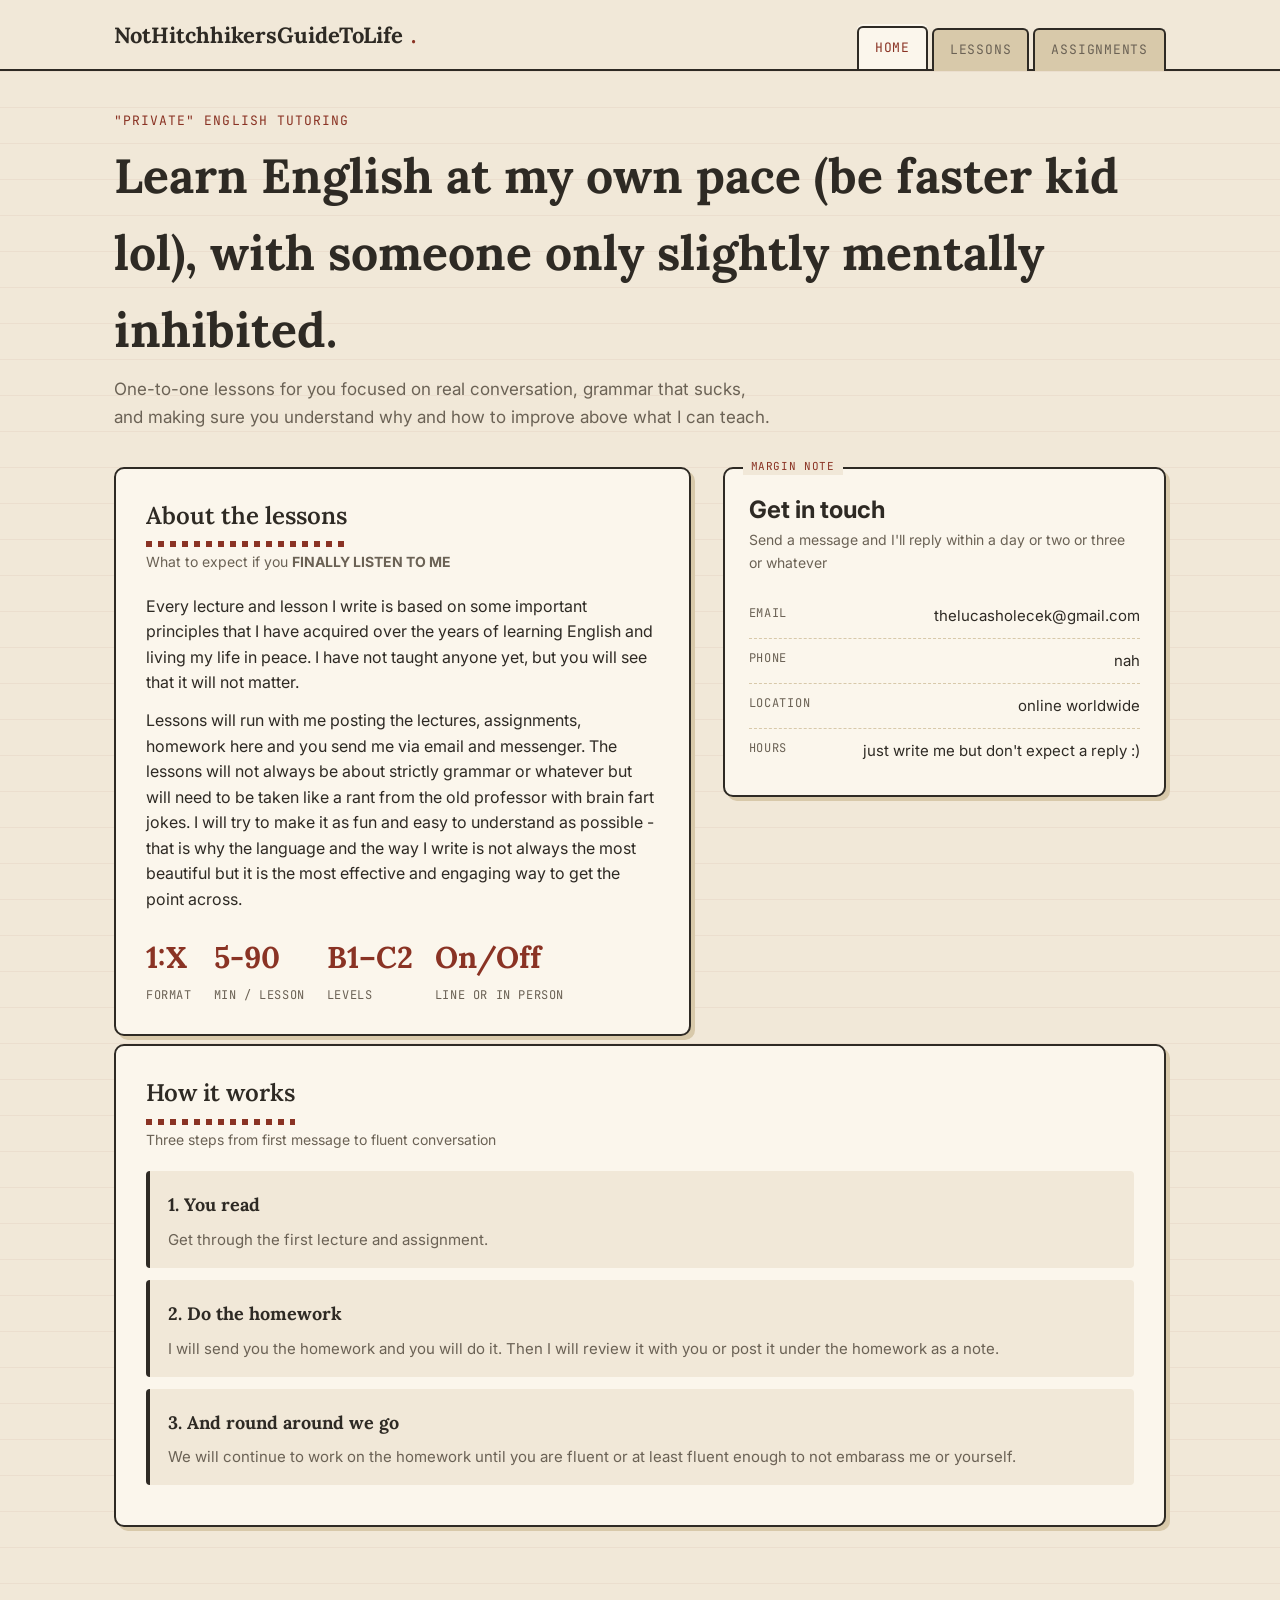
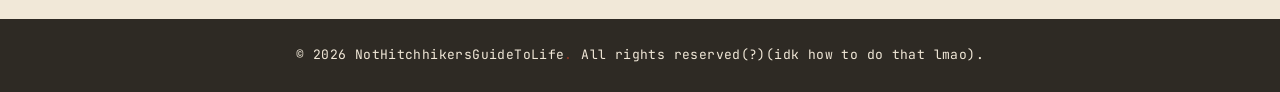
<file: index.html>
<!DOCTYPE html>
<html lang="en">
<head>
    <meta charset="UTF-8">
    <meta name="viewport" content="width=device-width, initial-scale=1.0">
    <title>NotHitchhikersGuideToLife — Home</title>
    <link rel="stylesheet" href="styles.css?v=2">
</head>
<body>
    <header>
        <nav>
            <div class="logo">NotHitchhikersGuideToLife<span class="dot">.</span></div>
            <ul>
                <li><a href="index.html" class="active">Home</a></li>
                <li><a href="lessons.html">Lessons</a></li>
                <li><a href="assignments.html">Assignments</a></li>
            </ul>
        </nav>
    </header>

    <div class="container">
        <span class="page-kicker">"Private" English tutoring</span>
        <h1 class="page-title">Learn English at my own pace (be faster kid lol), with someone only slightly mentally inhibited.</h1>
        <p class="page-lede">One-to-one lessons for you focused on real conversation, grammar that sucks, and making sure you understand why and how to improve above what I can teach.</p>

        <div class="hero">
            <div class="section" style="margin-bottom:0;">
                <h2>About the lessons</h2>
                <p class="section-sub">What to expect if you <b>FINALLY LISTEN TO ME</b></p>
                <p style="margin-bottom:12px;">Every lecture and lesson I write is based on some important principles
                    that I have acquired over the years of learning English and living my life in peace. 
                    I have not taught anyone yet, but you will see that it will not matter.</p>
                </p>
                <p style="margin-bottom:12px;">Lessons will run with me posting the lectures, assignments, homework here and you send me via email and messenger.
                        The lessons will not always be about strictly grammar or whatever but will need to be taken like a rant from the old professor with brain fart jokes.
                        I will try to make it as fun and easy to understand as possible - that is why the language and the way I write is not always the most beautiful but it is the most effective and engaging way to get the point across.                </p>

                <div class="stat-row">
                    <div class="stat"><span class="num">1:X</span><span class="label">Format</span></div>
                    <div class="stat"><span class="num">5-90</span><span class="label">Min / lesson</span></div>
                    <div class="stat"><span class="num">B1–C2</span><span class="label">Levels</span></div>
                    <div class="stat"><span class="num">On/Off</span><span class="label">Line or in person</span></div>
                </div>
            </div>

            <div class="hero-note">
                <h2>Get in touch</h2>
                <p class="section-sub">Send a message and I'll reply within a day or two or three or whatever</p>
                <ul class="contact-list">
                    <li><span class="label">Email</span><span>thelucasholecek@gmail.com</span></li>
                    <li><span class="label">Phone</span><span>nah</span></li>
                    <li><span class="label">Location</span><span>online worldwide</span></li>
                    <li><span class="label">Hours</span><span>just write me but don't expect a reply :)</span></li>
                </ul>
            </div>
        </div>

        <div class="section">
            <h2>How it works</h2>
            <p class="section-sub">Three steps from first message to fluent conversation</p>
            <div class="lesson-item">
                <h3>1. You read</h3>
                <p>Get through the first lecture and assignment.</p>
            </div>
            <div class="lesson-item">
                <h3>2. Do the homework</h3>
                <p>I will send you the homework and you will do it. Then I will review it with you or post it under the homework as a note.</p>
            </div>
            <div class="lesson-item">
                <h3>3. And round around we go</h3>
                <p>We will continue to work on the homework until you are fluent or at least fluent enough to not embarass me or yourself.</p>
            </div>
        </div>
    </div>

    <footer>
        <p>&copy; 2026 NotHitchhikersGuideToLife<span class="dot">.</span> All rights reserved(?)(idk how to do that lmao).</p>
    </footer>
</body>
</html>
</file>
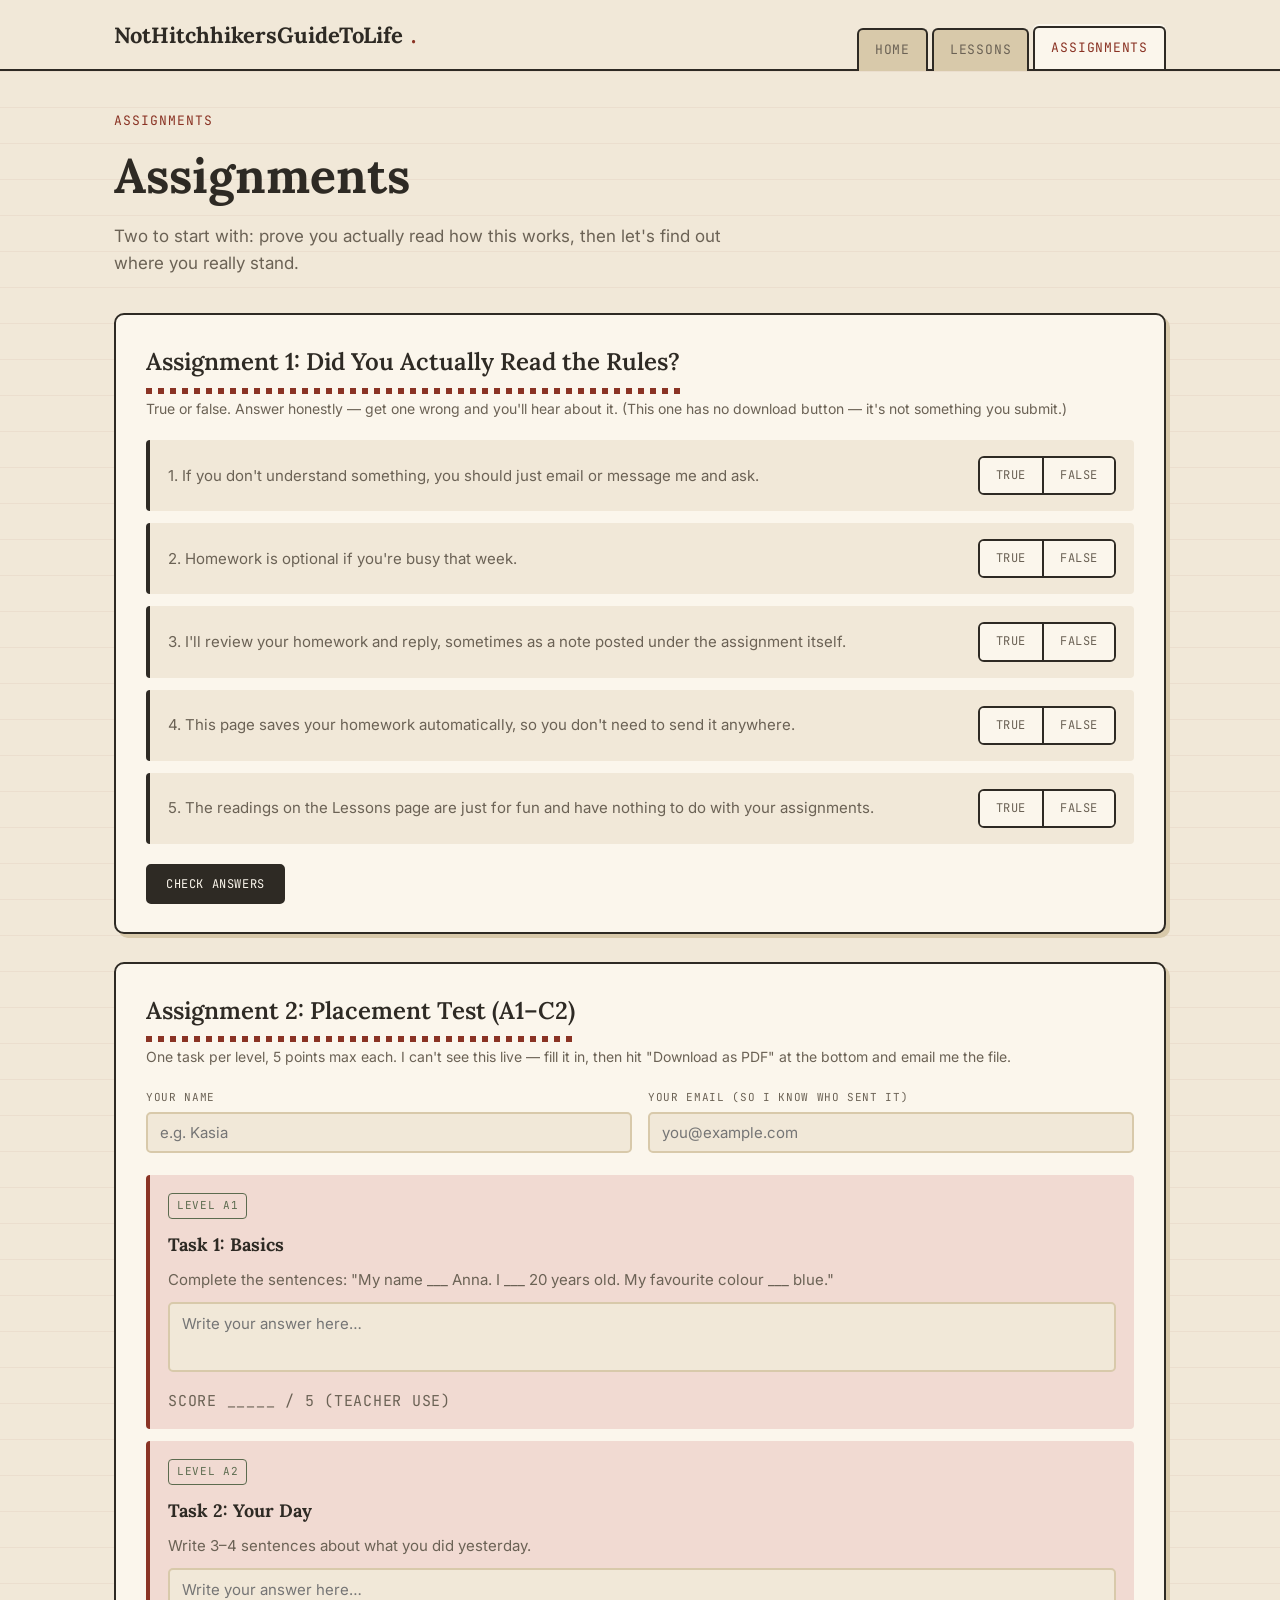
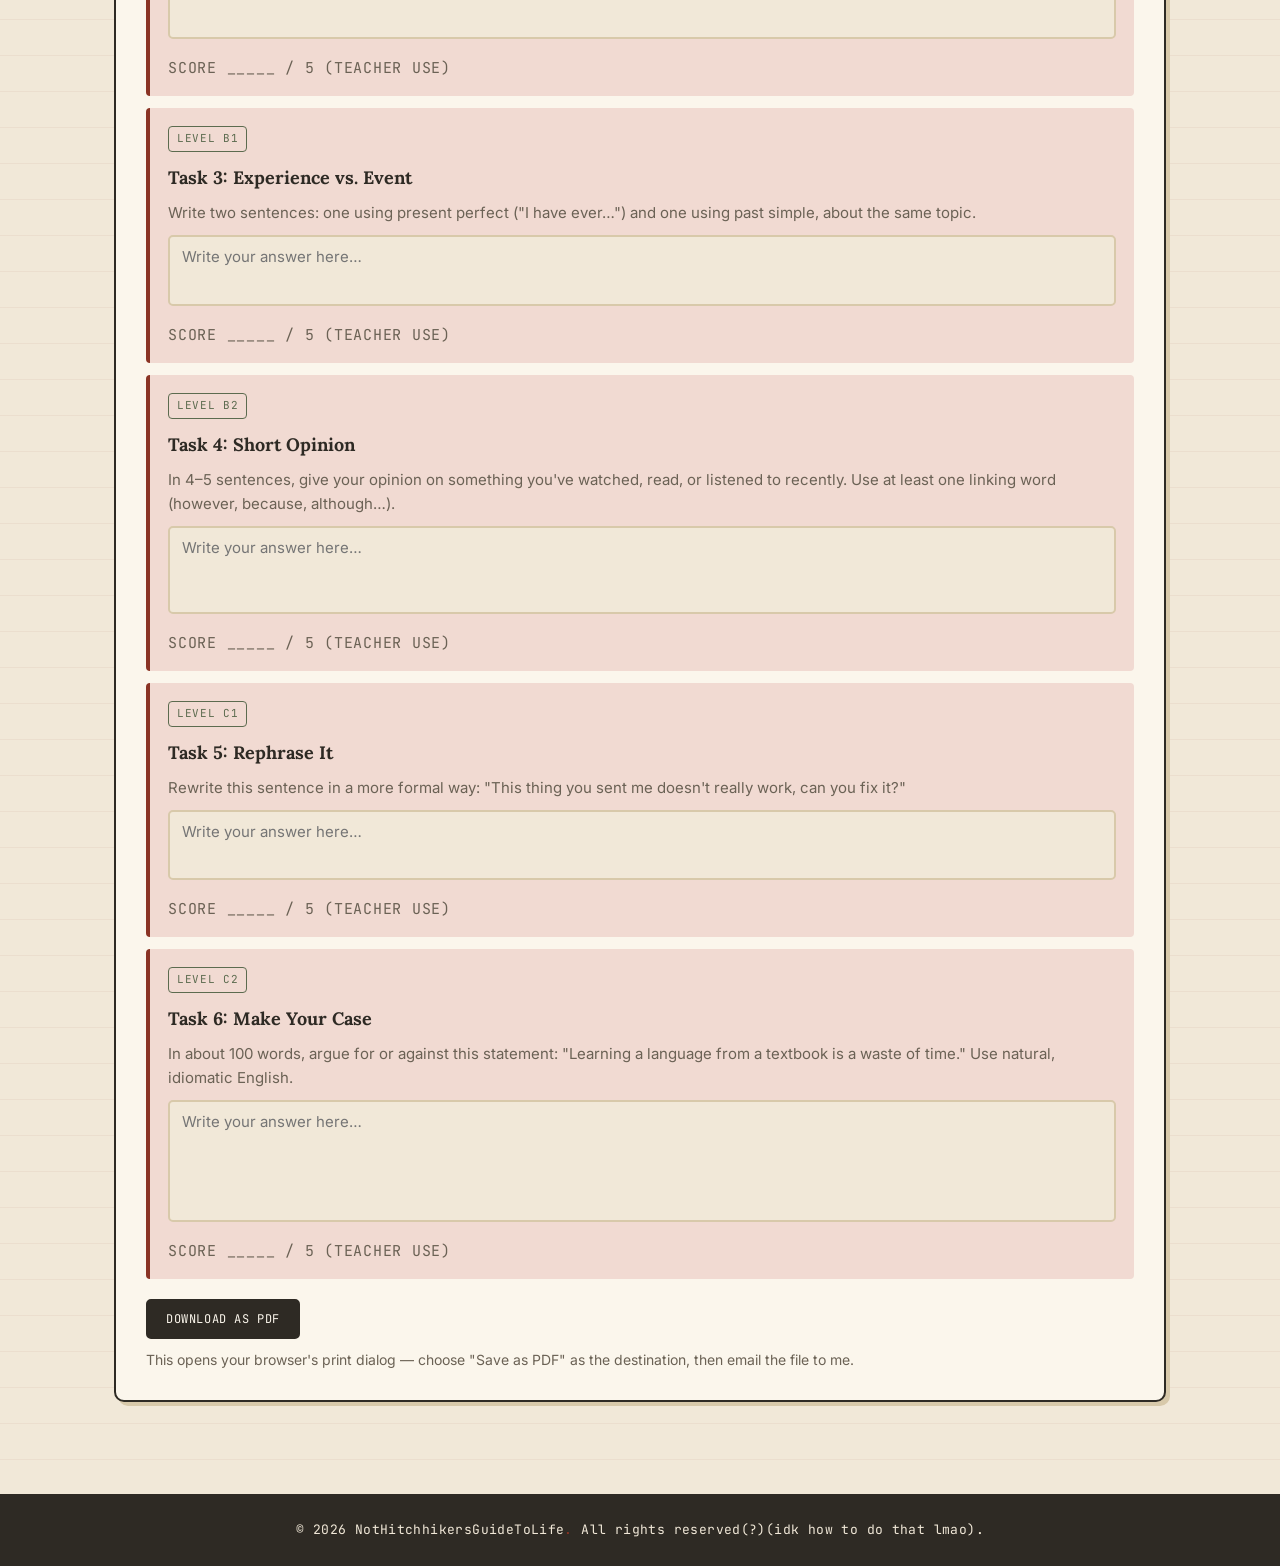
<file: assignments.html>
<!DOCTYPE html>
<html lang="en">
<head>
    <meta charset="UTF-8">
    <meta name="viewport" content="width=device-width, initial-scale=1.0">
    <title>NotHitchhikersGuideToLife — Assignments</title>
    <link rel="stylesheet" href="styles.css?v=2">
</head>
<body>
    <!--
        HOW THIS PAGE WORKS (no backend, no database — read this before editing)
        ===========================================================================
        Everything here runs in the student's own browser. Nothing gets sent
        to you automatically — there's no server to receive it.

        ASSIGNMENT 1 (True/False):
        Pure JS check, purely for instant feedback. Answers live in the
        `data-correct="true|false"` attribute on each .tf-item. Clicking
        "Check Answers" compares selections to those attributes and opens
        the modal at the bottom of the page — the "wrong answer" messages
        are the SARCASTIC_LINES array in the <script>, edit freely.
        Nothing here is emailed anywhere; it's just a comprehension gate.

        ASSIGNMENT 2 (Placement test, A1–C2):
        Since there's no backend, you can't see what a student typed until
        they send it to you. So instead: the student fills in the textareas,
        then hits "Download as PDF" — that button just calls window.print().
        Their browser's print dialog lets them pick "Save as PDF" as the
        destination — that's the actual PDF, no library needed.

        SCOPED PRINTING — no manual tagging needed for new assignments:
        Every "Download as PDF" button has a `data-download-pdf` attribute.
        A single delegated click handler (bottom of this file) finds the
        .section that button lives in, marks ONLY that section with a
        `print-target` class, adds `print-mode` to <body>, then calls
        window.print(). The CSS in styles.css (@media print) hides every
        other direct child of .container automatically. So: to add
        Assignment 3 later, just build a new `<div class="section">…</div>`
        with its own textareas and a button like
            <button class="btn no-print" data-download-pdf>Download as PDF</button>
        — printing scopes itself to that section with zero extra classes.

        AUTO-GROWING ANSWER BOXES:
        Every <textarea class="task-answer"> resizes itself as the student
        types (see the `autoGrow` script at the bottom) — no fixed `rows`
        needed, no scrollbars, no manual work per textarea. Just give any
        new answer box the same `task-answer` class and it's handled.
    -->
    <header>
        <nav>
            <div class="logo">NotHitchhikersGuideToLife<span class="dot">.</span></div>
            <ul>
                <li><a href="index.html">Home</a></li>
                <li><a href="lessons.html">Lessons</a></li>
                <li><a href="assignments.html" class="active">Assignments</a></li>
            </ul>
        </nav>
    </header>

    <div class="container">
        <span class="page-kicker">Assignments</span>
        <h1 class="page-title">Assignments</h1>
        <p class="page-lede">Two to start with: prove you actually read how this works, then let's find out where you really stand.</p>

        <!-- ===================== ASSIGNMENT 1 — TRUE/FALSE ===================== -->
        <div class="section">
            <h2>Assignment 1: Did You Actually Read the Rules?</h2>
            <p class="section-sub">True or false. Answer honestly — get one wrong and you'll hear about it. (This one has no download button — it's not something you submit.)</p>

            <div class="lesson-item tf-item" data-correct="true">
                <p>1. If you don't understand something, you should just email or message me and ask.</p>
                <div class="tf-toggle">
                    <span class="tf-option"><input type="radio" name="q1" id="q1-true" value="true"><label for="q1-true">True</label></span>
                    <span class="tf-option"><input type="radio" name="q1" id="q1-false" value="false"><label for="q1-false">False</label></span>
                </div>
            </div>

            <div class="lesson-item tf-item" data-correct="false">
                <p>2. Homework is optional if you're busy that week.</p>
                <div class="tf-toggle">
                    <span class="tf-option"><input type="radio" name="q2" id="q2-true" value="true"><label for="q2-true">True</label></span>
                    <span class="tf-option"><input type="radio" name="q2" id="q2-false" value="false"><label for="q2-false">False</label></span>
                </div>
            </div>

            <div class="lesson-item tf-item" data-correct="true">
                <p>3. I'll review your homework and reply, sometimes as a note posted under the assignment itself.</p>
                <div class="tf-toggle">
                    <span class="tf-option"><input type="radio" name="q3" id="q3-true" value="true"><label for="q3-true">True</label></span>
                    <span class="tf-option"><input type="radio" name="q3" id="q3-false" value="false"><label for="q3-false">False</label></span>
                </div>
            </div>

            <div class="lesson-item tf-item" data-correct="false">
                <p>4. This page saves your homework automatically, so you don't need to send it anywhere.</p>
                <div class="tf-toggle">
                    <span class="tf-option"><input type="radio" name="q4" id="q4-true" value="true"><label for="q4-true">True</label></span>
                    <span class="tf-option"><input type="radio" name="q4" id="q4-false" value="false"><label for="q4-false">False</label></span>
                </div>
            </div>

            <div class="lesson-item tf-item" data-correct="false">
                <p>5. The readings on the Lessons page are just for fun and have nothing to do with your assignments.</p>
                <div class="tf-toggle">
                    <span class="tf-option"><input type="radio" name="q5" id="q5-true" value="true"><label for="q5-true">True</label></span>
                    <span class="tf-option"><input type="radio" name="q5" id="q5-false" value="false"><label for="q5-false">False</label></span>
                </div>
            </div>

            <button class="btn" id="checkAnswers" style="margin-top:8px;">Check Answers</button>
        </div>

        <!-- ===================== ASSIGNMENT 2 — PLACEMENT TEST ===================== -->
        <div class="section">
            <h2>Assignment 2: Placement Test (A1–C2)</h2>
            <p class="section-sub">One task per level, 5 points max each. I can't see this live — fill it in, then hit "Download as PDF" at the bottom and email me the file.</p>

            <div class="field-row">
                <div class="field">
                    <label for="studentName">Your name</label>
                    <input type="text" id="studentName" placeholder="e.g. Kasia">
                </div>
                <div class="field">
                    <label for="studentEmail">Your email (so I know who sent it)</label>
                    <input type="email" id="studentEmail" placeholder="you@example.com">
                </div>
            </div>

            <div class="homework-item">
                <span class="tag level">Level A1</span>
                <h3>Task 1: Basics</h3>
                <p>Complete the sentences: "My name ___ Anna. I ___ 20 years old. My favourite colour ___ blue."</p>
                <textarea class="task-answer" rows="2" placeholder="Write your answer here…"></textarea>
                <p class="score-line">Score _____ / 5 (teacher use)</p>
            </div>

            <div class="homework-item">
                <span class="tag level">Level A2</span>
                <h3>Task 2: Your Day</h3>
                <p>Write 3–4 sentences about what you did yesterday.</p>
                <textarea class="task-answer" rows="3" placeholder="Write your answer here…"></textarea>
                <p class="score-line">Score _____ / 5 (teacher use)</p>
            </div>

            <div class="homework-item">
                <span class="tag level">Level B1</span>
                <h3>Task 3: Experience vs. Event</h3>
                <p>Write two sentences: one using present perfect ("I have ever…") and one using past simple, about the same topic.</p>
                <textarea class="task-answer" rows="3" placeholder="Write your answer here…"></textarea>
                <p class="score-line">Score _____ / 5 (teacher use)</p>
            </div>

            <div class="homework-item">
                <span class="tag level">Level B2</span>
                <h3>Task 4: Short Opinion</h3>
                <p>In 4–5 sentences, give your opinion on something you've watched, read, or listened to recently. Use at least one linking word (however, because, although…).</p>
                <textarea class="task-answer" rows="4" placeholder="Write your answer here…"></textarea>
                <p class="score-line">Score _____ / 5 (teacher use)</p>
            </div>

            <div class="homework-item">
                <span class="tag level">Level C1</span>
                <h3>Task 5: Rephrase It</h3>
                <p>Rewrite this sentence in a more formal way: "This thing you sent me doesn't really work, can you fix it?"</p>
                <textarea class="task-answer" rows="2" placeholder="Write your answer here…"></textarea>
                <p class="score-line">Score _____ / 5 (teacher use)</p>
            </div>

            <div class="homework-item">
                <span class="tag level">Level C2</span>
                <h3>Task 6: Make Your Case</h3>
                <p>In about 100 words, argue for or against this statement: "Learning a language from a textbook is a waste of time." Use natural, idiomatic English.</p>
                <textarea class="task-answer" rows="6" placeholder="Write your answer here…"></textarea>
                <p class="score-line">Score _____ / 5 (teacher use)</p>
            </div>

            <button class="btn no-print" data-download-pdf style="margin-top:8px;">Download as PDF</button>
            <p class="section-sub no-print" style="margin-top:10px; margin-bottom:0;">This opens your browser's print dialog — choose "Save as PDF" as the destination, then email the file to me.</p>
        </div>
    </div>

    <footer>
        <p>&copy; 2026 NotHitchhikersGuideToLife<span class="dot">.</span> All rights reserved(?)(idk how to do that lmao).</p>
    </footer>

    <!-- Result modal for Assignment 1 -->
    <div class="modal-overlay" id="resultModal">
        <div class="modal-card" id="resultCard">
            <h3 id="resultTitle">Result</h3>
            <p id="resultText">Message goes here.</p>
            <button class="btn" id="closeModal">Close</button>
        </div>
    </div>

    <script>
        // ---- Assignment 1: True/False check ----
        const SARCASTIC_LINES = [
            "bruh. Read it again.",
            "That's a bold guess. A wrong one, but bold.",
            "Close your eyes and try to remember what you just read.",
            "Nope. The rules didn't change since you read them ten seconds ago.",
            "I'm not mad, I'm just going to make you read it again."
        ];

        const GOOD_LINES = [
            "Look at that. You can follow instructions.",
            "Perfect score. On to the actual test.",
            "Nice — you were paying attention after all."
        ];

        document.getElementById('checkAnswers').addEventListener('click', () => {
            const items = document.querySelectorAll('.tf-item');
            let allAnswered = true;
            let allCorrect = true;

            items.forEach(item => {
                const correct = item.dataset.correct;
                const selected = item.querySelector('input[type="radio"]:checked');
                if (!selected) { allAnswered = false; return; }
                if (selected.value !== correct) { allCorrect = false; }
            });

            const modal = document.getElementById('resultModal');
            const card = document.getElementById('resultCard');
            const title = document.getElementById('resultTitle');
            const text = document.getElementById('resultText');

            card.classList.remove('good');

            if (!allAnswered) {
                title.textContent = "Hold on";
                text.textContent = "You didn't answer all five. Go back and finish the quiz.";
            } else if (allCorrect) {
                title.textContent = "Correct.";
                text.textContent = GOOD_LINES[Math.floor(Math.random() * GOOD_LINES.length)];
                card.classList.add('good');
            } else {
                title.textContent = "Wrong.";
                text.textContent = SARCASTIC_LINES[Math.floor(Math.random() * SARCASTIC_LINES.length)];
            }

            modal.classList.add('open');
        });

        document.getElementById('closeModal').addEventListener('click', () => {
            document.getElementById('resultModal').classList.remove('open');
        });

        document.getElementById('resultModal').addEventListener('click', (e) => {
            if (e.target.id === 'resultModal') {
                e.currentTarget.classList.remove('open');
            }
        });

        // ---- Any "Download as PDF" button, on any current or future assignment ----
        // Finds the .section the clicked button lives in, marks ONLY that
        // section printable, then opens the print dialog. No per-assignment
        // wiring needed — just give a new button the `data-download-pdf`
        // attribute and put it inside that assignment's .section.
        document.querySelectorAll('[data-download-pdf]').forEach(btn => {
            btn.addEventListener('click', () => {
                const target = btn.closest('.section');
                if (!target) return;
                document.querySelectorAll('.section.print-target')
                    .forEach(s => s.classList.remove('print-target'));
                target.classList.add('print-target');
                document.body.classList.add('print-mode');
                // Force the browser to recalculate styles before printing —
                // without this, some browsers can still be mid-repaint when
                // window.print() fires and end up printing the old layout.
                void document.body.offsetHeight;
                setTimeout(() => window.print(), 50);
            });
        });

        // Clean up the scoped-print classes once the print dialog closes,
        // so the page looks normal again and the next download works fresh.
        window.addEventListener('afterprint', () => {
            document.body.classList.remove('print-mode');
            document.querySelectorAll('.section.print-target')
                .forEach(s => s.classList.remove('print-target'));
        });

        // ---- Auto-growing answer boxes ----
        // Any <textarea class="task-answer"> resizes itself to fit its
        // content as the student types. Works for textareas added later
        // too, since it's delegated + also runs once on load for any
        // pre-filled text.
        function autoGrow(el) {
            el.style.height = 'auto';
            el.style.height = el.scrollHeight + 'px';
        }

        document.querySelectorAll('.task-answer').forEach(autoGrow);

        document.addEventListener('input', (e) => {
            if (e.target.classList.contains('task-answer')) {
                autoGrow(e.target);
            }
        });
    </script>
</body>
</html>
</file>
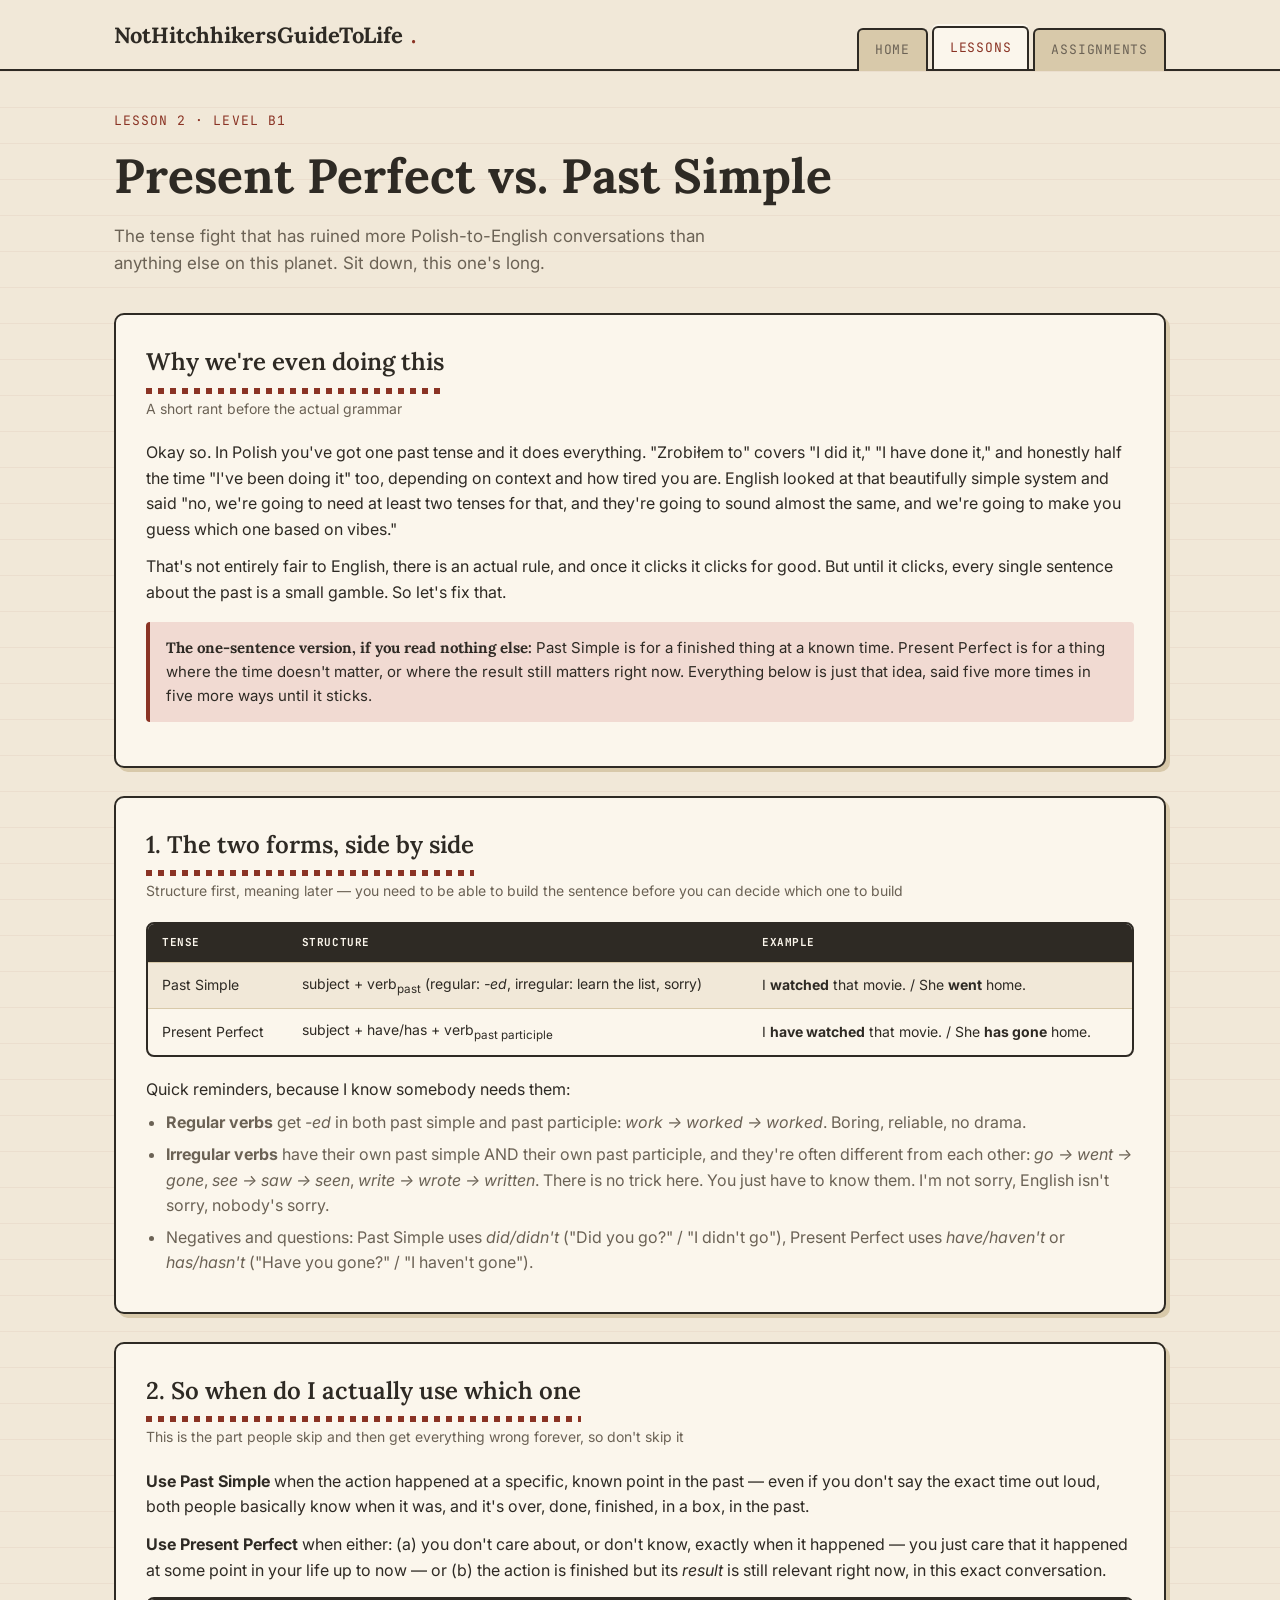
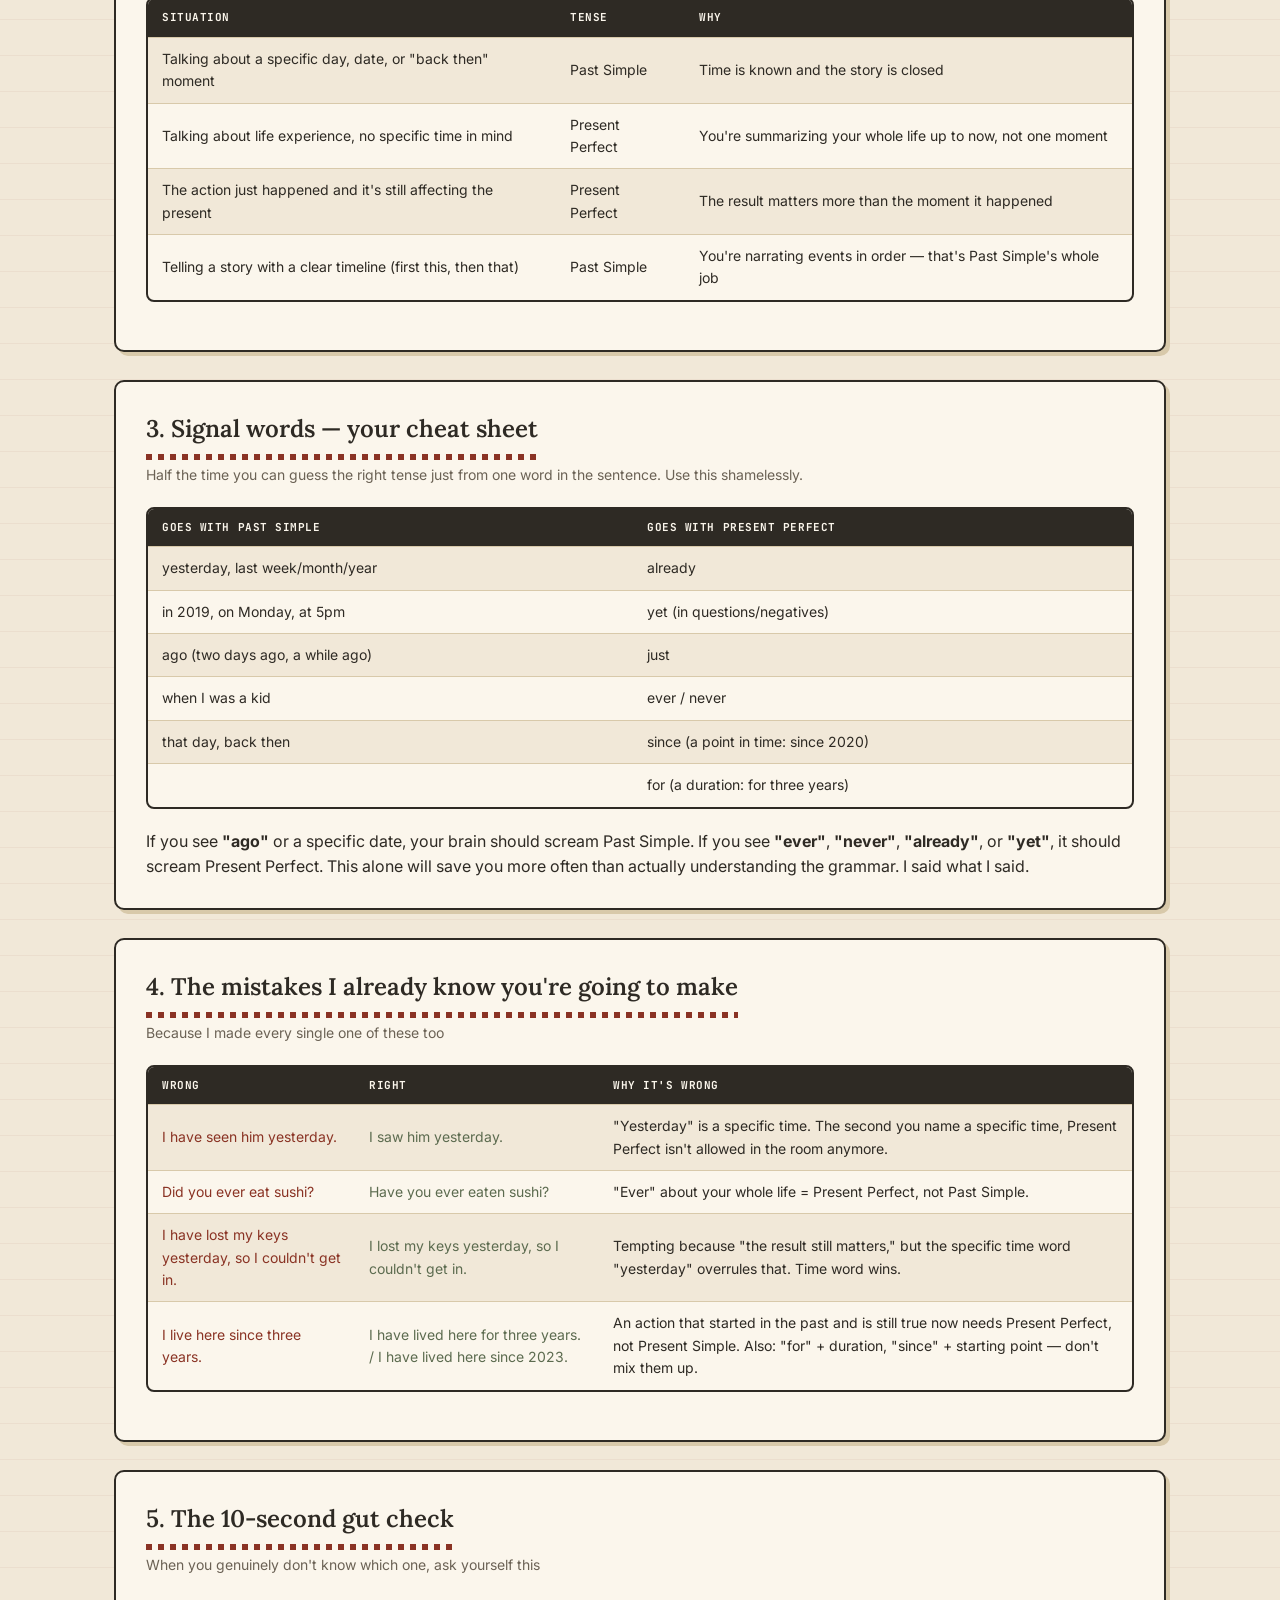
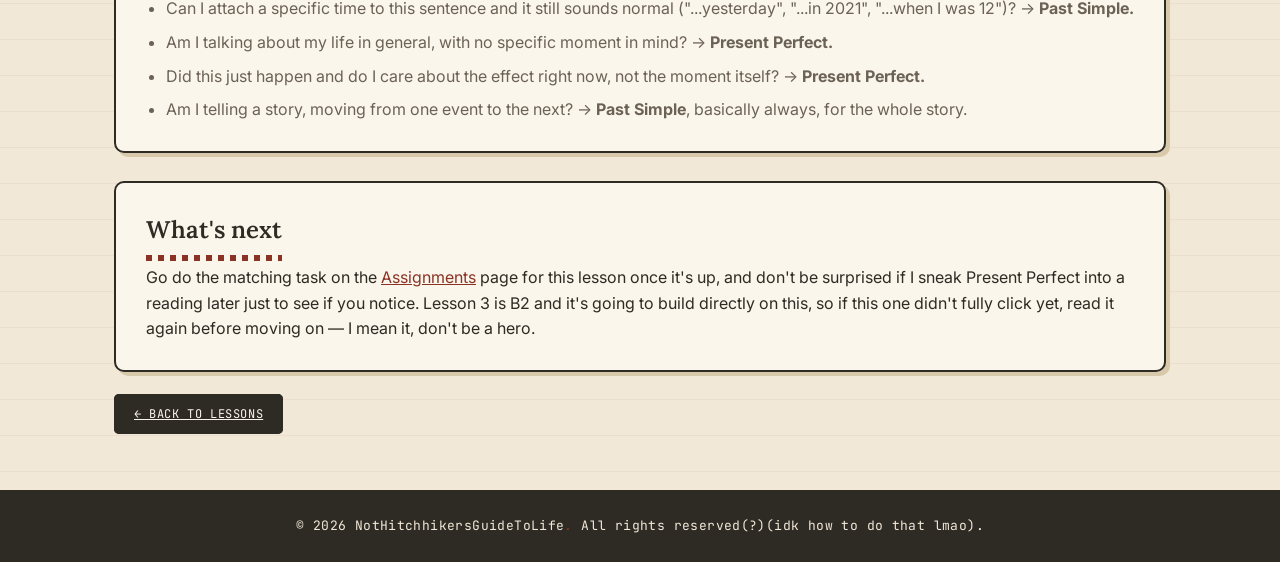
<file: grammar-1.html>
<!DOCTYPE html>
<html lang="en">
<head>
    <meta charset="UTF-8">
    <meta name="viewport" content="width=device-width, initial-scale=1.0">
    <title>NotHitchhikersGuideToLife — Present Perfect vs. Past Simple</title>
    <link rel="stylesheet" href="styles.css?v=2">
</head>
<body>
    <header>
        <nav>
            <div class="logo">NotHitchhikersGuideToLife<span class="dot">.</span></div>
            <ul>
                <li><a href="index.html">Home</a></li>
                <li><a href="lessons.html" class="active">Lessons</a></li>
                <li><a href="assignments.html">Assignments</a></li>
            </ul>
        </nav>
    </header>

    <div class="container">
        <span class="page-kicker">Lesson 2 · Level B1</span>
        <h1 class="page-title">Present Perfect vs. Past Simple</h1>
        <p class="page-lede">The tense fight that has ruined more Polish-to-English conversations than anything else on this planet. Sit down, this one's long.</p>

        <div class="section">
            <h2>Why we're even doing this</h2>
            <p class="section-sub">A short rant before the actual grammar</p>

            <p style="margin-bottom:12px;">Okay so. In Polish you've got one past tense and it does everything. "Zrobiłem to" covers "I did it," "I have done it," and honestly half the time "I've been doing it" too, depending on context and how tired you are. English looked at that beautifully simple system and said "no, we're going to need at least two tenses for that, and they're going to sound almost the same, and we're going to make you guess which one based on vibes."</p>

            <p style="margin-bottom:12px;">That's not entirely fair to English, there is an actual rule, and once it clicks it clicks for good. But until it clicks, every single sentence about the past is a small gamble. So let's fix that.</p>

            <div class="callout">
                <strong>The one-sentence version, if you read nothing else:</strong> Past Simple is for a finished thing at a known time. Present Perfect is for a thing where the time doesn't matter, or where the result still matters right now. Everything below is just that idea, said five more times in five more ways until it sticks.
            </div>
        </div>

        <div class="section">
            <h2>1. The two forms, side by side</h2>
            <p class="section-sub">Structure first, meaning later — you need to be able to build the sentence before you can decide which one to build</p>

            <div class="table-wrap">
                <table class="lesson-table">
                    <tr>
                        <th>Tense</th>
                        <th>Structure</th>
                        <th>Example</th>
                    </tr>
                    <tr>
                        <td>Past Simple</td>
                        <td>subject + verb<sub>past</sub> (regular: <em>-ed</em>, irregular: learn the list, sorry)</td>
                        <td>I <strong>watched</strong> that movie. / She <strong>went</strong> home.</td>
                    </tr>
                    <tr>
                        <td>Present Perfect</td>
                        <td>subject + have/has + verb<sub>past participle</sub></td>
                        <td>I <strong>have watched</strong> that movie. / She <strong>has gone</strong> home.</td>
                    </tr>
                </table>
            </div>

            <p style="margin-bottom:8px;">Quick reminders, because I know somebody needs them:</p>
            <ul style="margin-left:20px; margin-bottom:8px; color:var(--ink-soft);">
                <li style="margin-bottom:6px;"><strong>Regular verbs</strong> get <em>-ed</em> in both past simple and past participle: <em>work → worked → worked</em>. Boring, reliable, no drama.</li>
                <li style="margin-bottom:6px;"><strong>Irregular verbs</strong> have their own past simple AND their own past participle, and they're often different from each other: <em>go → went → gone</em>, <em>see → saw → seen</em>, <em>write → wrote → written</em>. There is no trick here. You just have to know them. I'm not sorry, English isn't sorry, nobody's sorry.</li>
                <li>Negatives and questions: Past Simple uses <em>did/didn't</em> ("Did you go?" / "I didn't go"), Present Perfect uses <em>have/haven't</em> or <em>has/hasn't</em> ("Have you gone?" / "I haven't gone").</li>
            </ul>
        </div>

        <div class="section">
            <h2>2. So when do I actually use which one</h2>
            <p class="section-sub">This is the part people skip and then get everything wrong forever, so don't skip it</p>

            <p style="margin-bottom:12px;"><strong>Use Past Simple</strong> when the action happened at a specific, known point in the past — even if you don't say the exact time out loud, both people basically know when it was, and it's over, done, finished, in a box, in the past.</p>

            <p style="margin-bottom:12px;"><strong>Use Present Perfect</strong> when either: (a) you don't care about, or don't know, exactly when it happened — you just care that it happened at some point in your life up to now — or (b) the action is finished but its <em>result</em> is still relevant right now, in this exact conversation.</p>

            <div class="table-wrap">
                <table class="lesson-table">
                    <tr>
                        <th>Situation</th>
                        <th>Tense</th>
                        <th>Why</th>
                    </tr>
                    <tr>
                        <td>Talking about a specific day, date, or "back then" moment</td>
                        <td>Past Simple</td>
                        <td>Time is known and the story is closed</td>
                    </tr>
                    <tr>
                        <td>Talking about life experience, no specific time in mind</td>
                        <td>Present Perfect</td>
                        <td>You're summarizing your whole life up to now, not one moment</td>
                    </tr>
                    <tr>
                        <td>The action just happened and it's still affecting the present</td>
                        <td>Present Perfect</td>
                        <td>The result matters more than the moment it happened</td>
                    </tr>
                    <tr>
                        <td>Telling a story with a clear timeline (first this, then that)</td>
                        <td>Past Simple</td>
                        <td>You're narrating events in order — that's Past Simple's whole job</td>
                    </tr>
                </table>
            </div>
        </div>

        <div class="section">
            <h2>3. Signal words — your cheat sheet</h2>
            <p class="section-sub">Half the time you can guess the right tense just from one word in the sentence. Use this shamelessly.</p>

            <div class="table-wrap">
                <table class="lesson-table">
                    <tr>
                        <th>Goes with Past Simple</th>
                        <th>Goes with Present Perfect</th>
                    </tr>
                    <tr>
                        <td>yesterday, last week/month/year</td>
                        <td>already</td>
                    </tr>
                    <tr>
                        <td>in 2019, on Monday, at 5pm</td>
                        <td>yet (in questions/negatives)</td>
                    </tr>
                    <tr>
                        <td>ago (two days ago, a while ago)</td>
                        <td>just</td>
                    </tr>
                    <tr>
                        <td>when I was a kid</td>
                        <td>ever / never</td>
                    </tr>
                    <tr>
                        <td>that day, back then</td>
                        <td>since (a point in time: since 2020)</td>
                    </tr>
                    <tr>
                        <td>&nbsp;</td>
                        <td>for (a duration: for three years)</td>
                    </tr>
                </table>
            </div>

            <p>If you see <strong>"ago"</strong> or a specific date, your brain should scream Past Simple. If you see <strong>"ever"</strong>, <strong>"never"</strong>, <strong>"already"</strong>, or <strong>"yet"</strong>, it should scream Present Perfect. This alone will save you more often than actually understanding the grammar. I said what I said.</p>
        </div>

        <div class="section">
            <h2>4. The mistakes I already know you're going to make</h2>
            <p class="section-sub">Because I made every single one of these too</p>

            <div class="table-wrap">
                <table class="lesson-table">
                    <tr>
                        <th>Wrong</th>
                        <th>Right</th>
                        <th>Why it's wrong</th>
                    </tr>
                    <tr>
                        <td class="no">I have seen him yesterday.</td>
                        <td class="yes">I saw him yesterday.</td>
                        <td>"Yesterday" is a specific time. The second you name a specific time, Present Perfect isn't allowed in the room anymore.</td>
                    </tr>
                    <tr>
                        <td class="no">Did you ever eat sushi?</td>
                        <td class="yes">Have you ever eaten sushi?</td>
                        <td>"Ever" about your whole life = Present Perfect, not Past Simple.</td>
                    </tr>
                    <tr>
                        <td class="no">I have lost my keys yesterday, so I couldn't get in.</td>
                        <td class="yes">I lost my keys yesterday, so I couldn't get in.</td>
                        <td>Tempting because "the result still matters," but the specific time word "yesterday" overrules that. Time word wins.</td>
                    </tr>
                    <tr>
                        <td class="no">I live here since three years.</td>
                        <td class="yes">I have lived here for three years. / I have lived here since 2023.</td>
                        <td>An action that started in the past and is still true now needs Present Perfect, not Present Simple. Also: "for" + duration, "since" + starting point — don't mix them up.</td>
                    </tr>
                </table>
            </div>
        </div>

        <div class="section">
            <h2>5. The 10-second gut check</h2>
            <p class="section-sub">When you genuinely don't know which one, ask yourself this</p>

            <ul style="margin-left:20px; color:var(--ink-soft);">
                <li style="margin-bottom:8px;">Can I attach a specific time to this sentence and it still sounds normal ("...yesterday", "...in 2021", "...when I was 12")? → <strong>Past Simple.</strong></li>
                <li style="margin-bottom:8px;">Am I talking about my life in general, with no specific moment in mind? → <strong>Present Perfect.</strong></li>
                <li style="margin-bottom:8px;">Did this just happen and do I care about the effect right now, not the moment itself? → <strong>Present Perfect.</strong></li>
                <li>Am I telling a story, moving from one event to the next? → <strong>Past Simple</strong>, basically always, for the whole story.</li>
            </ul>
        </div>

        <div class="section">
            <h2>What's next</h2>
            <p>Go do the matching task on the <a href="assignments.html" style="color:var(--pen); text-decoration:underline;">Assignments</a> page for this lesson once it's up, and don't be surprised if I sneak Present Perfect into a reading later just to see if you notice. Lesson 3 is B2 and it's going to build directly on this, so if this one didn't fully click yet, read it again before moving on — I mean it, don't be a hero.</p>
        </div>

        <a class="btn" href="lessons.html">&larr; Back to Lessons</a>
    </div>

    <footer>
        <p>&copy; 2026 NotHitchhikersGuideToLife<span class="dot">.</span> All rights reserved(?)(idk how to do that lmao).</p>
    </footer>
</body>
</html>
</file>
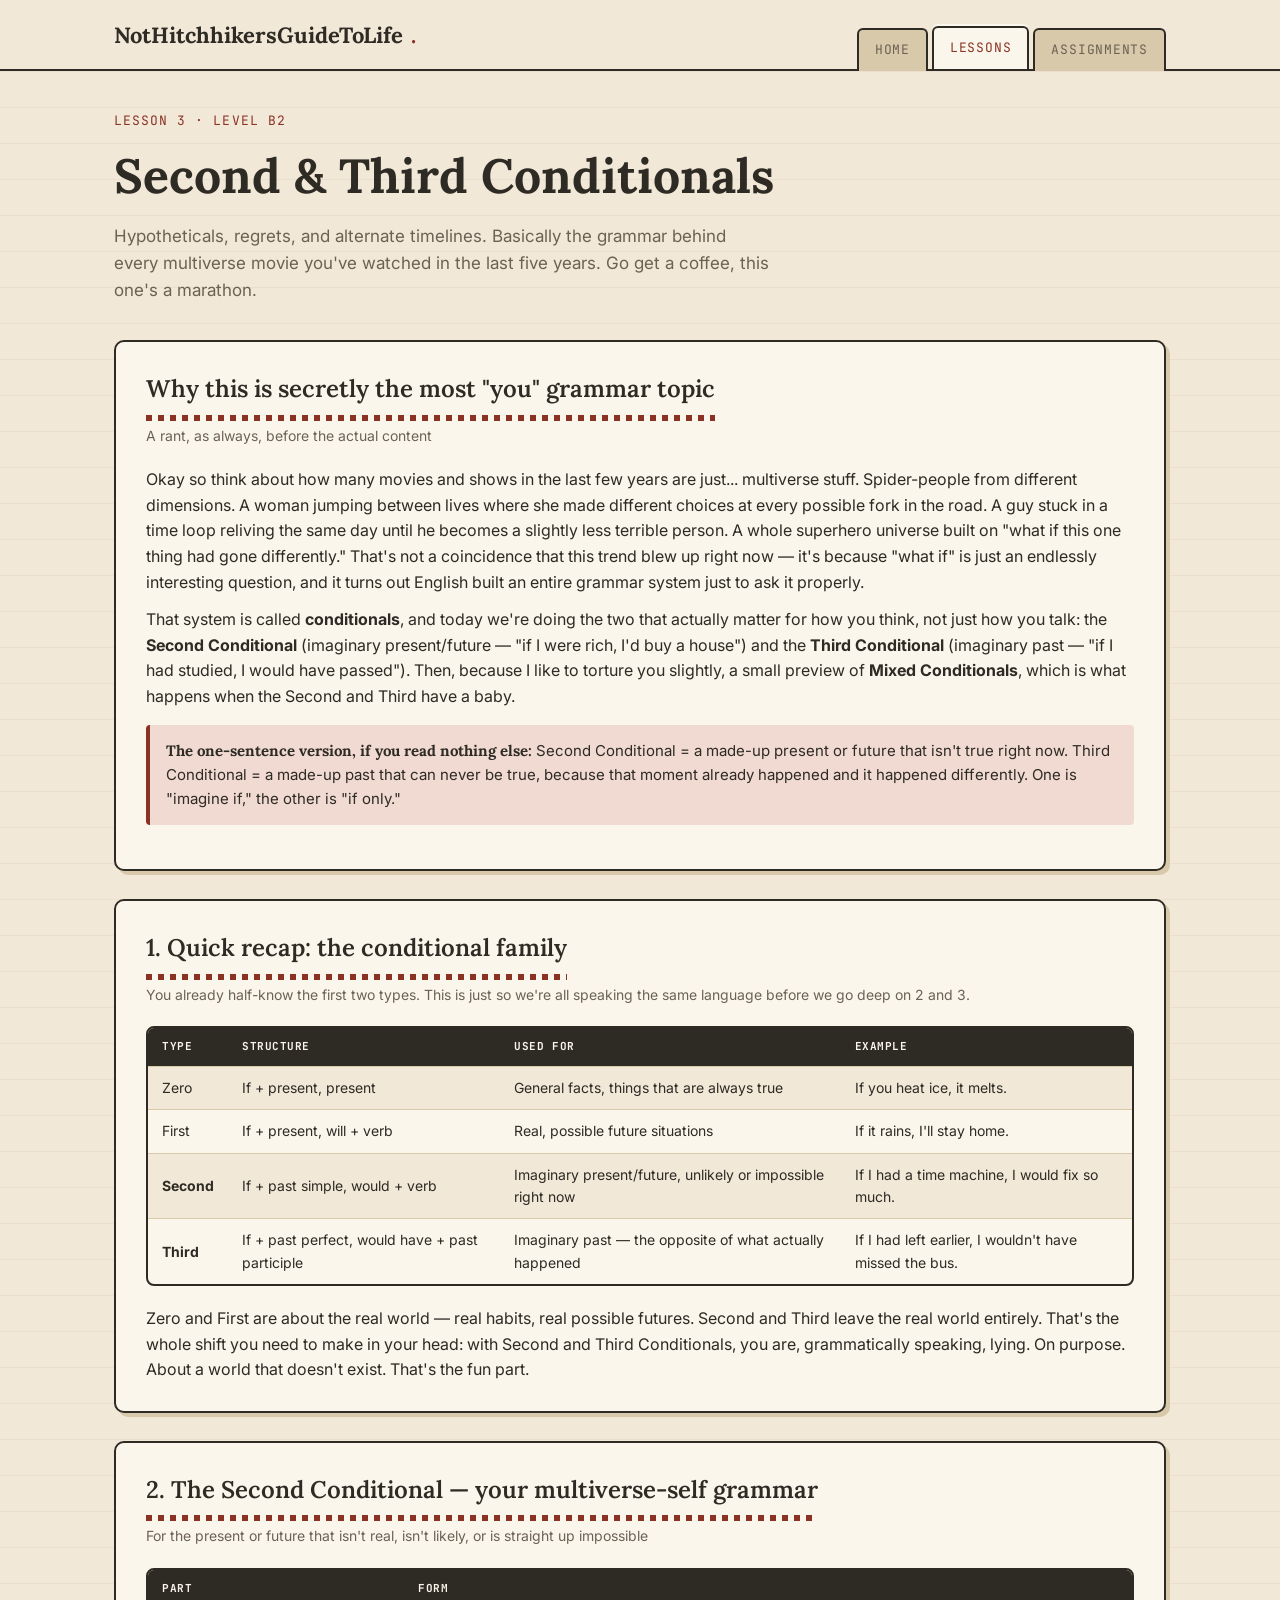
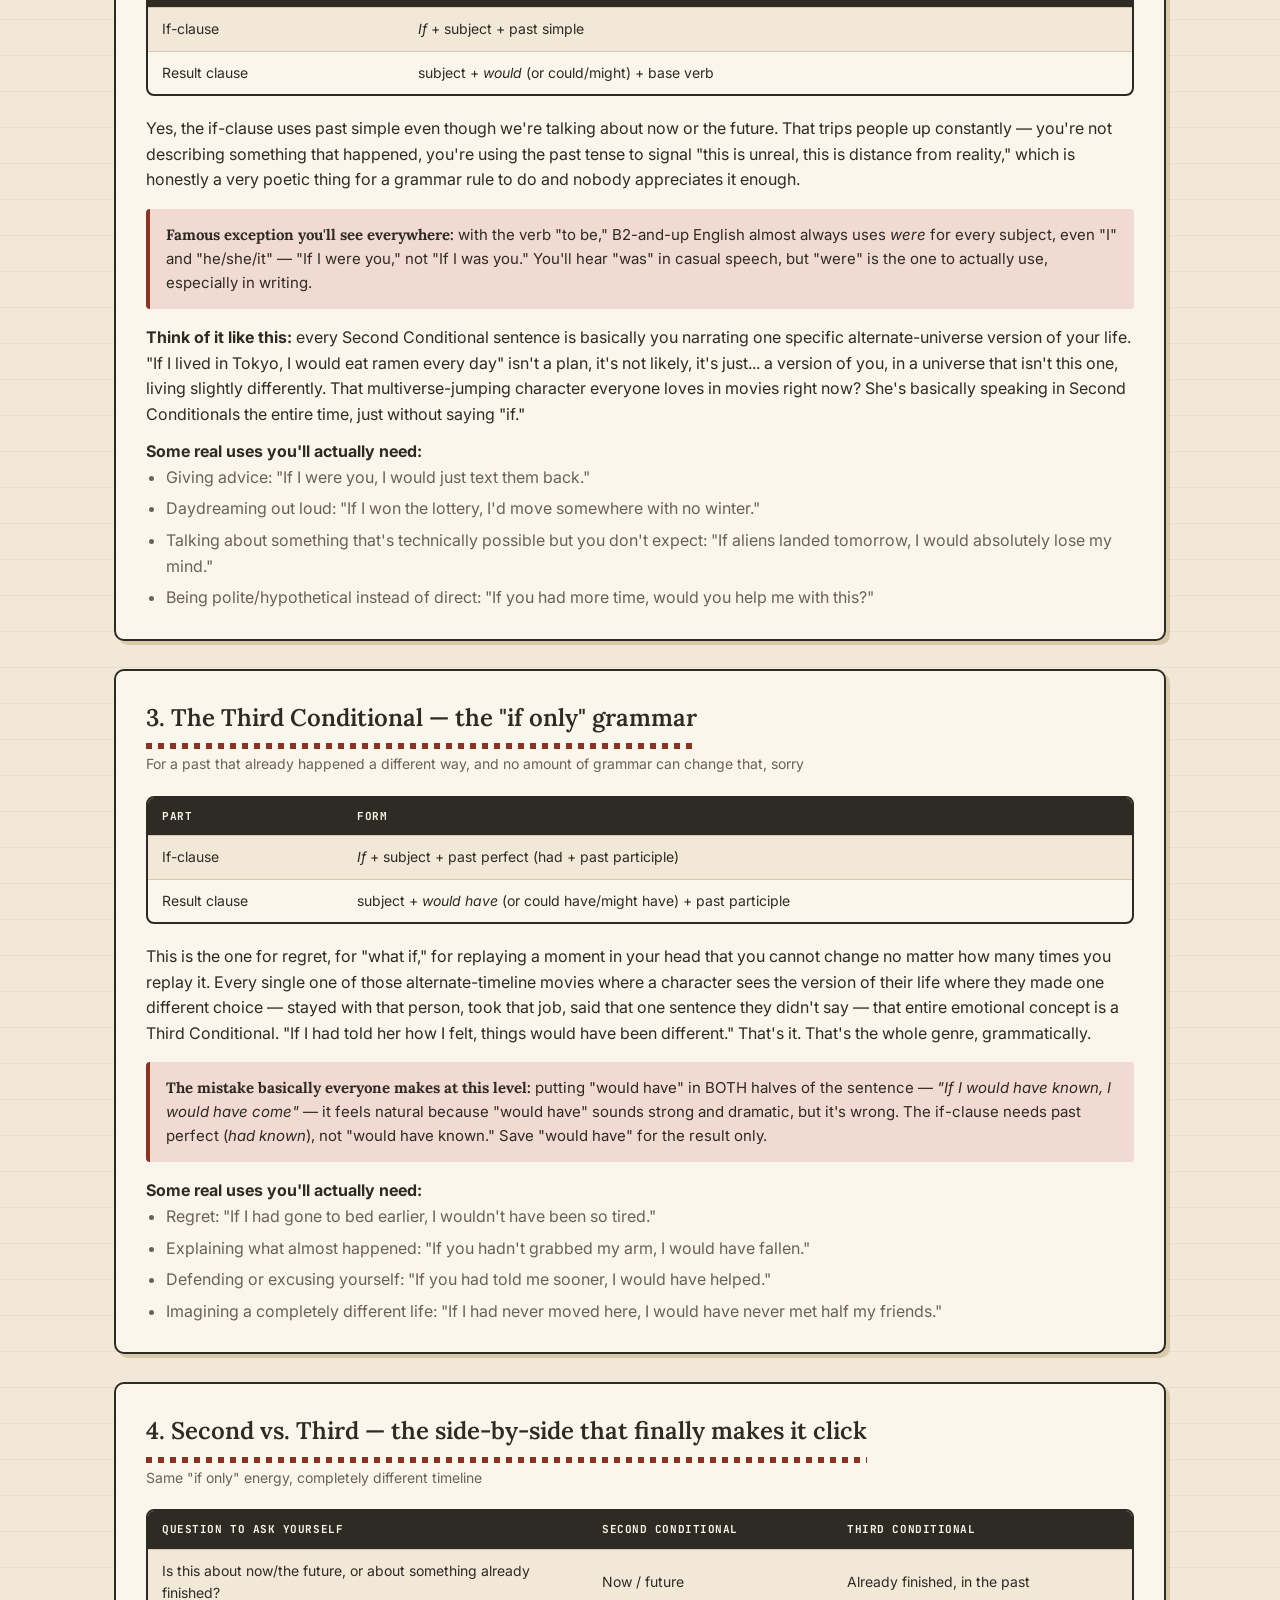
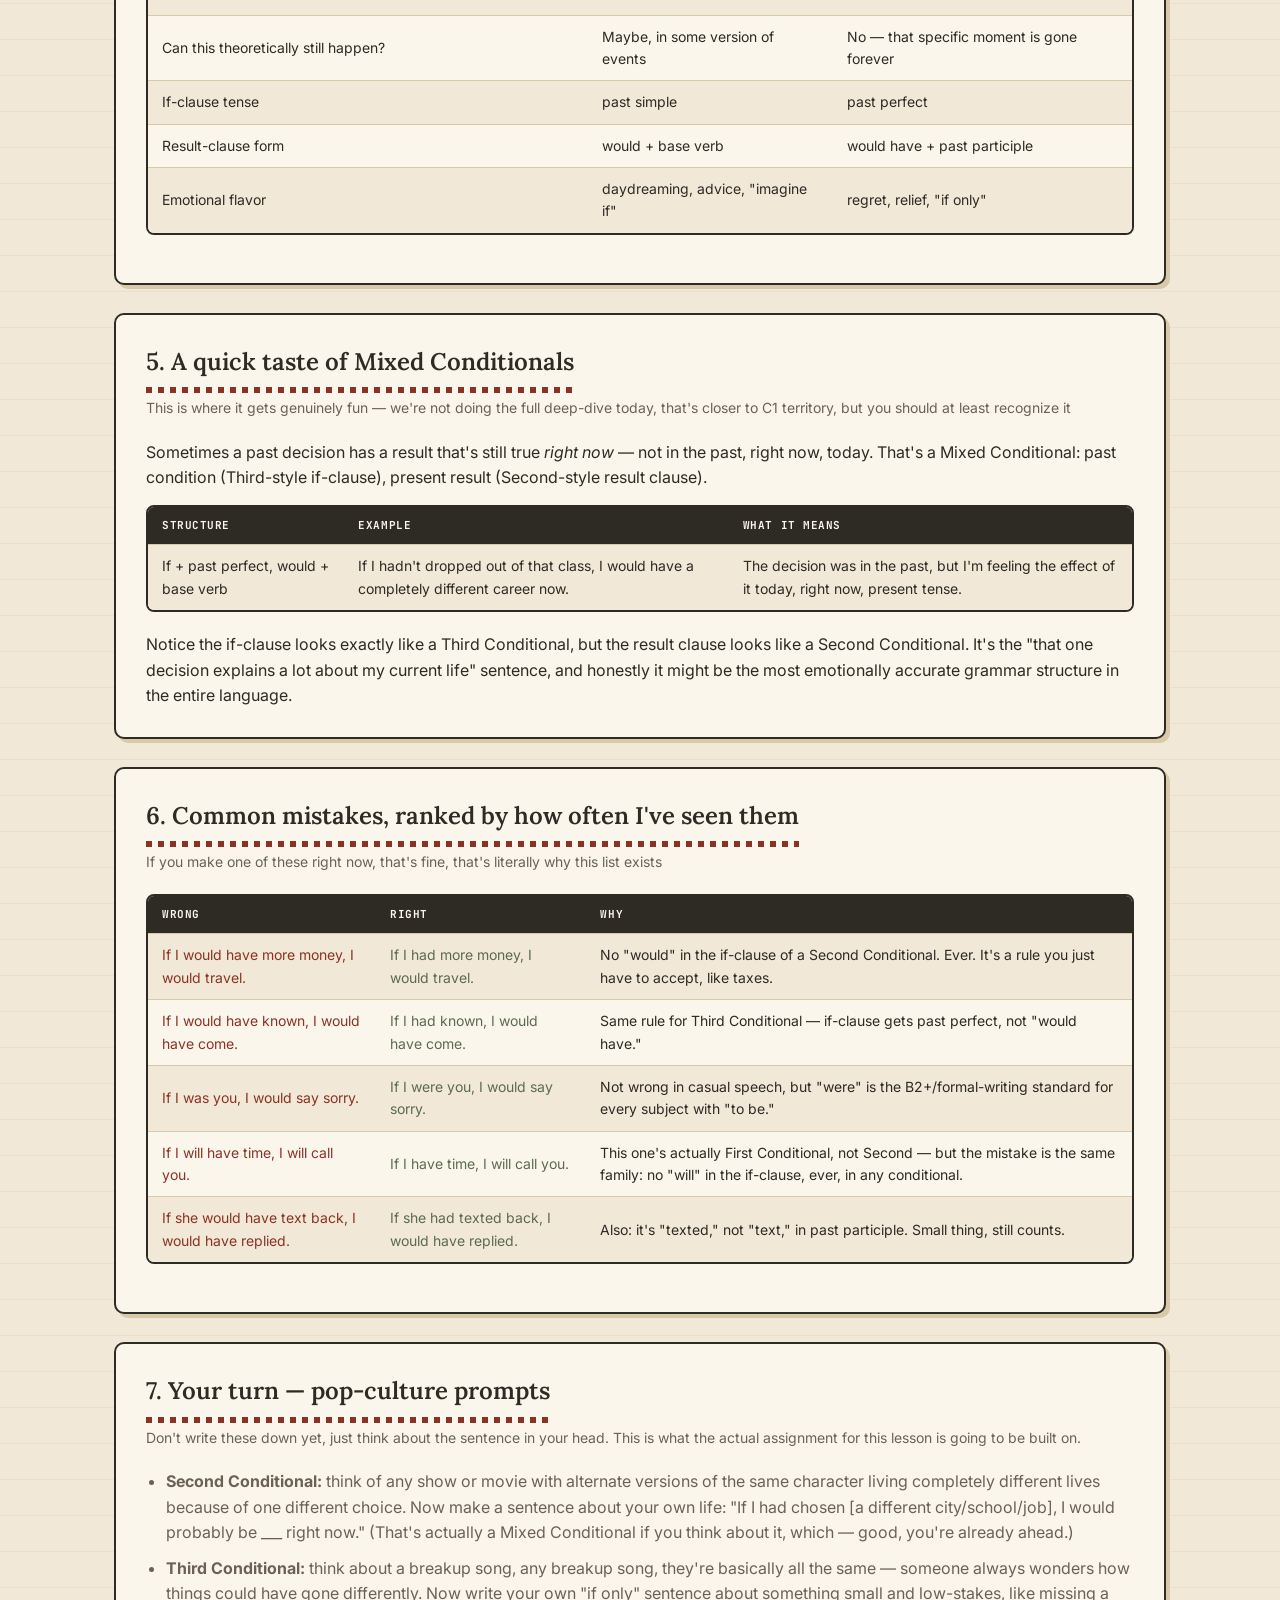
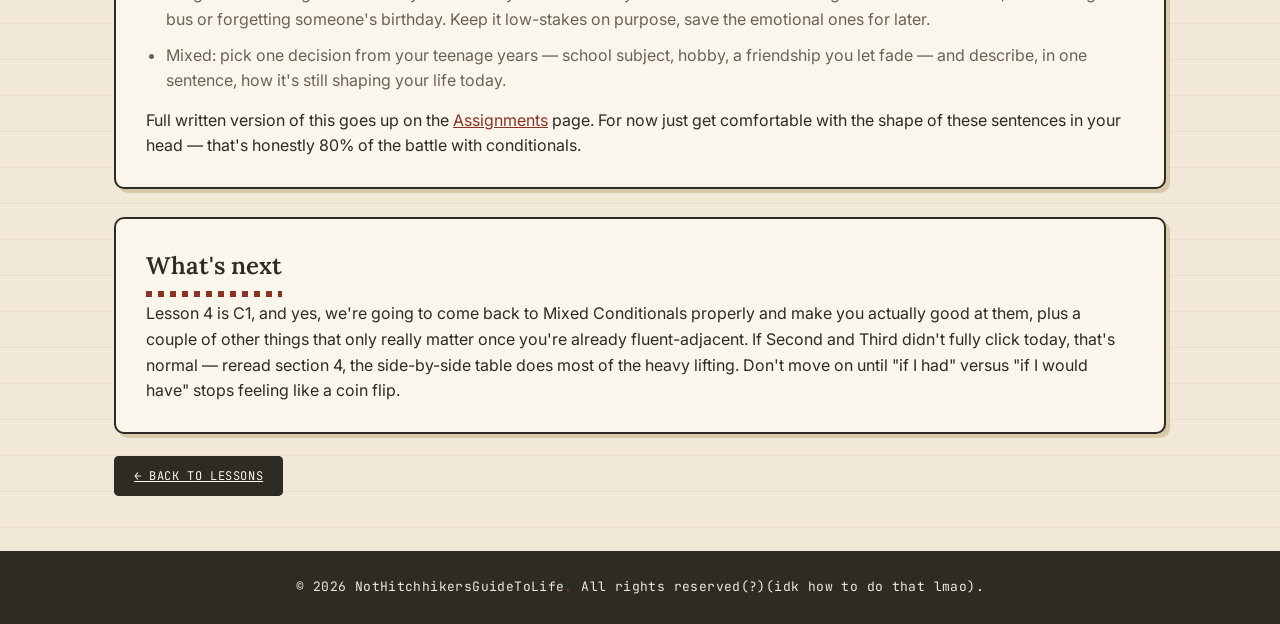
<file: grammar-2.html>
<!DOCTYPE html>
<html lang="en">
<head>
    <meta charset="UTF-8">
    <meta name="viewport" content="width=device-width, initial-scale=1.0">
    <title>NotHitchhikersGuideToLife — Second &amp; Third Conditionals</title>
    <link rel="stylesheet" href="styles.css?v=2">
</head>
<body>
    <header>
        <nav>
            <div class="logo">NotHitchhikersGuideToLife<span class="dot">.</span></div>
            <ul>
                <li><a href="index.html">Home</a></li>
                <li><a href="lessons.html" class="active">Lessons</a></li>
                <li><a href="assignments.html">Assignments</a></li>
            </ul>
        </nav>
    </header>

    <div class="container">
        <span class="page-kicker">Lesson 3 · Level B2</span>
        <h1 class="page-title">Second &amp; Third Conditionals</h1>
        <p class="page-lede">Hypotheticals, regrets, and alternate timelines. Basically the grammar behind every multiverse movie you've watched in the last five years. Go get a coffee, this one's a marathon.</p>

        <div class="section">
            <h2>Why this is secretly the most "you" grammar topic</h2>
            <p class="section-sub">A rant, as always, before the actual content</p>

            <p style="margin-bottom:12px;">Okay so think about how many movies and shows in the last few years are just... multiverse stuff. Spider-people from different dimensions. A woman jumping between lives where she made different choices at every possible fork in the road. A guy stuck in a time loop reliving the same day until he becomes a slightly less terrible person. A whole superhero universe built on "what if this one thing had gone differently." That's not a coincidence that this trend blew up right now — it's because "what if" is just an endlessly interesting question, and it turns out English built an entire grammar system just to ask it properly.</p>

            <p style="margin-bottom:12px;">That system is called <strong>conditionals</strong>, and today we're doing the two that actually matter for how you think, not just how you talk: the <strong>Second Conditional</strong> (imaginary present/future — "if I were rich, I'd buy a house") and the <strong>Third Conditional</strong> (imaginary past — "if I had studied, I would have passed"). Then, because I like to torture you slightly, a small preview of <strong>Mixed Conditionals</strong>, which is what happens when the Second and Third have a baby.</p>

            <div class="callout">
                <strong>The one-sentence version, if you read nothing else:</strong> Second Conditional = a made-up present or future that isn't true right now. Third Conditional = a made-up past that can never be true, because that moment already happened and it happened differently. One is "imagine if," the other is "if only."
            </div>
        </div>

        <div class="section">
            <h2>1. Quick recap: the conditional family</h2>
            <p class="section-sub">You already half-know the first two types. This is just so we're all speaking the same language before we go deep on 2 and 3.</p>

            <div class="table-wrap">
                <table class="lesson-table">
                    <tr>
                        <th>Type</th>
                        <th>Structure</th>
                        <th>Used for</th>
                        <th>Example</th>
                    </tr>
                    <tr>
                        <td>Zero</td>
                        <td>If + present, present</td>
                        <td>General facts, things that are always true</td>
                        <td>If you heat ice, it melts.</td>
                    </tr>
                    <tr>
                        <td>First</td>
                        <td>If + present, will + verb</td>
                        <td>Real, possible future situations</td>
                        <td>If it rains, I'll stay home.</td>
                    </tr>
                    <tr>
                        <td><strong>Second</strong></td>
                        <td>If + past simple, would + verb</td>
                        <td>Imaginary present/future, unlikely or impossible right now</td>
                        <td>If I had a time machine, I would fix so much.</td>
                    </tr>
                    <tr>
                        <td><strong>Third</strong></td>
                        <td>If + past perfect, would have + past participle</td>
                        <td>Imaginary past — the opposite of what actually happened</td>
                        <td>If I had left earlier, I wouldn't have missed the bus.</td>
                    </tr>
                </table>
            </div>

            <p>Zero and First are about the real world — real habits, real possible futures. Second and Third leave the real world entirely. That's the whole shift you need to make in your head: with Second and Third Conditionals, you are, grammatically speaking, lying. On purpose. About a world that doesn't exist. That's the fun part.</p>
        </div>

        <div class="section">
            <h2>2. The Second Conditional — your multiverse-self grammar</h2>
            <p class="section-sub">For the present or future that isn't real, isn't likely, or is straight up impossible</p>

            <div class="table-wrap">
                <table class="lesson-table">
                    <tr>
                        <th>Part</th>
                        <th>Form</th>
                    </tr>
                    <tr>
                        <td>If-clause</td>
                        <td><em>If</em> + subject + past simple</td>
                    </tr>
                    <tr>
                        <td>Result clause</td>
                        <td>subject + <em>would</em> (or could/might) + base verb</td>
                    </tr>
                </table>
            </div>

            <p style="margin-bottom:12px;">Yes, the if-clause uses past simple even though we're talking about now or the future. That trips people up constantly — you're not describing something that happened, you're using the past tense to signal "this is unreal, this is distance from reality," which is honestly a very poetic thing for a grammar rule to do and nobody appreciates it enough.</p>

            <div class="callout">
                <strong>Famous exception you'll see everywhere:</strong> with the verb "to be," B2-and-up English almost always uses <em>were</em> for every subject, even "I" and "he/she/it" — "If I were you," not "If I was you." You'll hear "was" in casual speech, but "were" is the one to actually use, especially in writing.
            </div>

            <p style="margin-bottom:12px;"><strong>Think of it like this:</strong> every Second Conditional sentence is basically you narrating one specific alternate-universe version of your life. "If I lived in Tokyo, I would eat ramen every day" isn't a plan, it's not likely, it's just... a version of you, in a universe that isn't this one, living slightly differently. That multiverse-jumping character everyone loves in movies right now? She's basically speaking in Second Conditionals the entire time, just without saying "if."</p>

            <p><strong>Some real uses you'll actually need:</strong></p>
            <ul style="margin-left:20px; color:var(--ink-soft);">
                <li style="margin-bottom:6px;">Giving advice: "If I were you, I would just text them back."</li>
                <li style="margin-bottom:6px;">Daydreaming out loud: "If I won the lottery, I'd move somewhere with no winter."</li>
                <li style="margin-bottom:6px;">Talking about something that's technically possible but you don't expect: "If aliens landed tomorrow, I would absolutely lose my mind."</li>
                <li>Being polite/hypothetical instead of direct: "If you had more time, would you help me with this?"</li>
            </ul>
        </div>

        <div class="section">
            <h2>3. The Third Conditional — the "if only" grammar</h2>
            <p class="section-sub">For a past that already happened a different way, and no amount of grammar can change that, sorry</p>

            <div class="table-wrap">
                <table class="lesson-table">
                    <tr>
                        <th>Part</th>
                        <th>Form</th>
                    </tr>
                    <tr>
                        <td>If-clause</td>
                        <td><em>If</em> + subject + past perfect (had + past participle)</td>
                    </tr>
                    <tr>
                        <td>Result clause</td>
                        <td>subject + <em>would have</em> (or could have/might have) + past participle</td>
                    </tr>
                </table>
            </div>

            <p style="margin-bottom:12px;">This is the one for regret, for "what if," for replaying a moment in your head that you cannot change no matter how many times you replay it. Every single one of those alternate-timeline movies where a character sees the version of their life where they made one different choice — stayed with that person, took that job, said that one sentence they didn't say — that entire emotional concept is a Third Conditional. "If I had told her how I felt, things would have been different." That's it. That's the whole genre, grammatically.</p>

            <div class="callout">
                <strong>The mistake basically everyone makes at this level:</strong> putting "would have" in BOTH halves of the sentence — <em>"If I would have known, I would have come"</em> — it feels natural because "would have" sounds strong and dramatic, but it's wrong. The if-clause needs past perfect (<em>had known</em>), not "would have known." Save "would have" for the result only.
            </div>

            <p><strong>Some real uses you'll actually need:</strong></p>
            <ul style="margin-left:20px; color:var(--ink-soft);">
                <li style="margin-bottom:6px;">Regret: "If I had gone to bed earlier, I wouldn't have been so tired."</li>
                <li style="margin-bottom:6px;">Explaining what almost happened: "If you hadn't grabbed my arm, I would have fallen."</li>
                <li style="margin-bottom:6px;">Defending or excusing yourself: "If you had told me sooner, I would have helped."</li>
                <li>Imagining a completely different life: "If I had never moved here, I would have never met half my friends."</li>
            </ul>
        </div>

        <div class="section">
            <h2>4. Second vs. Third — the side-by-side that finally makes it click</h2>
            <p class="section-sub">Same "if only" energy, completely different timeline</p>

            <div class="table-wrap">
                <table class="lesson-table">
                    <tr>
                        <th>Question to ask yourself</th>
                        <th>Second Conditional</th>
                        <th>Third Conditional</th>
                    </tr>
                    <tr>
                        <td>Is this about now/the future, or about something already finished?</td>
                        <td>Now / future</td>
                        <td>Already finished, in the past</td>
                    </tr>
                    <tr>
                        <td>Can this theoretically still happen?</td>
                        <td>Maybe, in some version of events</td>
                        <td>No — that specific moment is gone forever</td>
                    </tr>
                    <tr>
                        <td>If-clause tense</td>
                        <td>past simple</td>
                        <td>past perfect</td>
                    </tr>
                    <tr>
                        <td>Result-clause form</td>
                        <td>would + base verb</td>
                        <td>would have + past participle</td>
                    </tr>
                    <tr>
                        <td>Emotional flavor</td>
                        <td>daydreaming, advice, "imagine if"</td>
                        <td>regret, relief, "if only"</td>
                    </tr>
                </table>
            </div>
        </div>

        <div class="section">
            <h2>5. A quick taste of Mixed Conditionals</h2>
            <p class="section-sub">This is where it gets genuinely fun — we're not doing the full deep-dive today, that's closer to C1 territory, but you should at least recognize it</p>

            <p style="margin-bottom:12px;">Sometimes a past decision has a result that's still true <em>right now</em> — not in the past, right now, today. That's a Mixed Conditional: past condition (Third-style if-clause), present result (Second-style result clause).</p>

            <div class="table-wrap">
                <table class="lesson-table">
                    <tr>
                        <th>Structure</th>
                        <th>Example</th>
                        <th>What it means</th>
                    </tr>
                    <tr>
                        <td>If + past perfect, would + base verb</td>
                        <td>If I hadn't dropped out of that class, I would have a completely different career now.</td>
                        <td>The decision was in the past, but I'm feeling the effect of it today, right now, present tense.</td>
                    </tr>
                </table>
            </div>

            <p>Notice the if-clause looks exactly like a Third Conditional, but the result clause looks like a Second Conditional. It's the "that one decision explains a lot about my current life" sentence, and honestly it might be the most emotionally accurate grammar structure in the entire language.</p>
        </div>

        <div class="section">
            <h2>6. Common mistakes, ranked by how often I've seen them</h2>
            <p class="section-sub">If you make one of these right now, that's fine, that's literally why this list exists</p>

            <div class="table-wrap">
                <table class="lesson-table">
                    <tr>
                        <th>Wrong</th>
                        <th>Right</th>
                        <th>Why</th>
                    </tr>
                    <tr>
                        <td class="no">If I would have more money, I would travel.</td>
                        <td class="yes">If I had more money, I would travel.</td>
                        <td>No "would" in the if-clause of a Second Conditional. Ever. It's a rule you just have to accept, like taxes.</td>
                    </tr>
                    <tr>
                        <td class="no">If I would have known, I would have come.</td>
                        <td class="yes">If I had known, I would have come.</td>
                        <td>Same rule for Third Conditional — if-clause gets past perfect, not "would have."</td>
                    </tr>
                    <tr>
                        <td class="no">If I was you, I would say sorry.</td>
                        <td class="yes">If I were you, I would say sorry.</td>
                        <td>Not wrong in casual speech, but "were" is the B2+/formal-writing standard for every subject with "to be."</td>
                    </tr>
                    <tr>
                        <td class="no">If I will have time, I will call you.</td>
                        <td class="yes">If I have time, I will call you.</td>
                        <td>This one's actually First Conditional, not Second — but the mistake is the same family: no "will" in the if-clause, ever, in any conditional.</td>
                    </tr>
                    <tr>
                        <td class="no">If she would have text back, I would have replied.</td>
                        <td class="yes">If she had texted back, I would have replied.</td>
                        <td>Also: it's "texted," not "text," in past participle. Small thing, still counts.</td>
                    </tr>
                </table>
            </div>
        </div>

        <div class="section">
            <h2>7. Your turn — pop-culture prompts</h2>
            <p class="section-sub">Don't write these down yet, just think about the sentence in your head. This is what the actual assignment for this lesson is going to be built on.</p>

            <ul style="margin-left:20px; color:var(--ink-soft);">
                <li style="margin-bottom:10px;"><strong>Second Conditional:</strong> think of any show or movie with alternate versions of the same character living completely different lives because of one different choice. Now make a sentence about your own life: "If I had chosen [a different city/school/job], I would probably be ___ right now." (That's actually a Mixed Conditional if you think about it, which — good, you're already ahead.)</li>
                <li style="margin-bottom:10px;"><strong>Third Conditional:</strong> think about a breakup song, any breakup song, they're basically all the same — someone always wonders how things could have gone differently. Now write your own "if only" sentence about something small and low-stakes, like missing a bus or forgetting someone's birthday. Keep it low-stakes on purpose, save the emotional ones for later.</li>
                <li>Mixed: pick one decision from your teenage years — school subject, hobby, a friendship you let fade — and describe, in one sentence, how it's still shaping your life today.</li>
            </ul>

            <p style="margin-top:14px;">Full written version of this goes up on the <a href="assignments.html" style="color:var(--pen); text-decoration:underline;">Assignments</a> page. For now just get comfortable with the shape of these sentences in your head — that's honestly 80% of the battle with conditionals.</p>
        </div>

        <div class="section">
            <h2>What's next</h2>
            <p>Lesson 4 is C1, and yes, we're going to come back to Mixed Conditionals properly and make you actually good at them, plus a couple of other things that only really matter once you're already fluent-adjacent. If Second and Third didn't fully click today, that's normal — reread section 4, the side-by-side table does most of the heavy lifting. Don't move on until "if I had" versus "if I would have" stops feeling like a coin flip.</p>
        </div>

        <a class="btn" href="lessons.html">&larr; Back to Lessons</a>
    </div>

    <footer>
        <p>&copy; 2026 NotHitchhikersGuideToLife<span class="dot">.</span> All rights reserved(?)(idk how to do that lmao).</p>
    </footer>
</body>
</html>
</file>
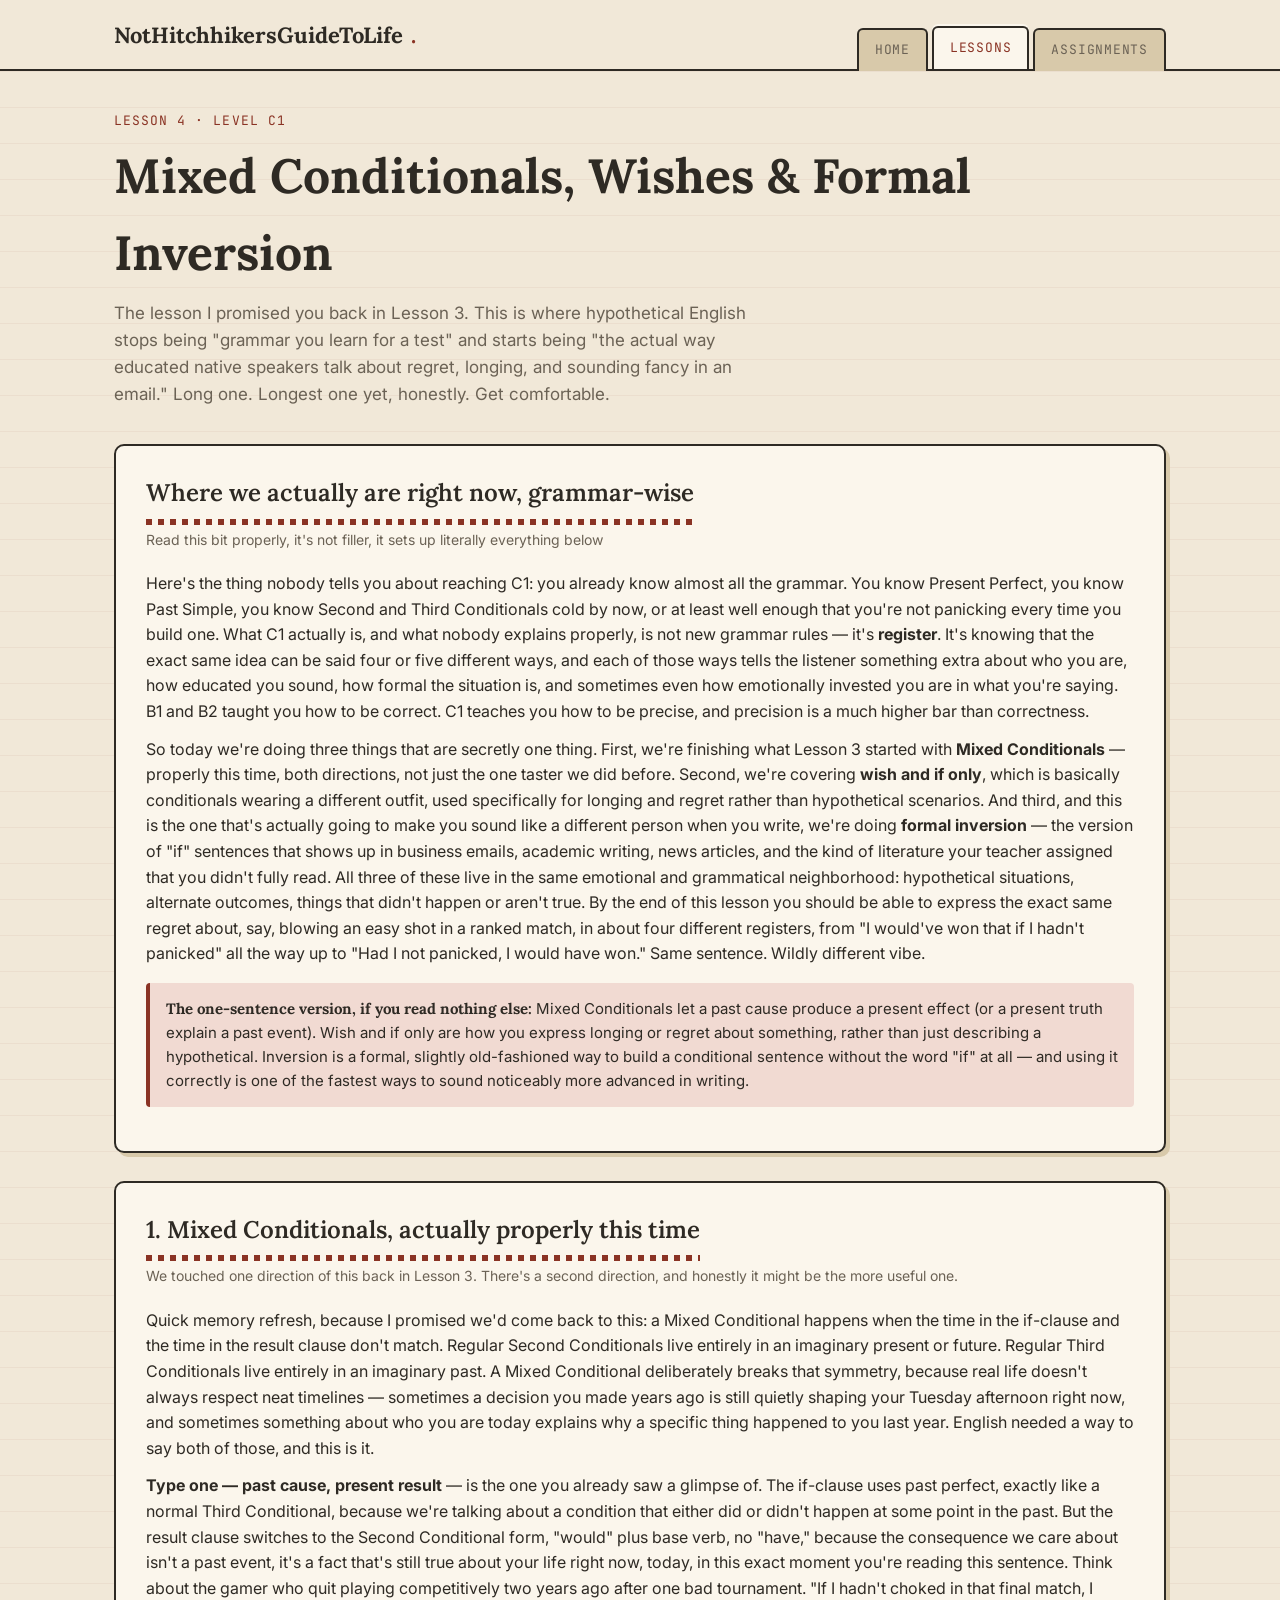
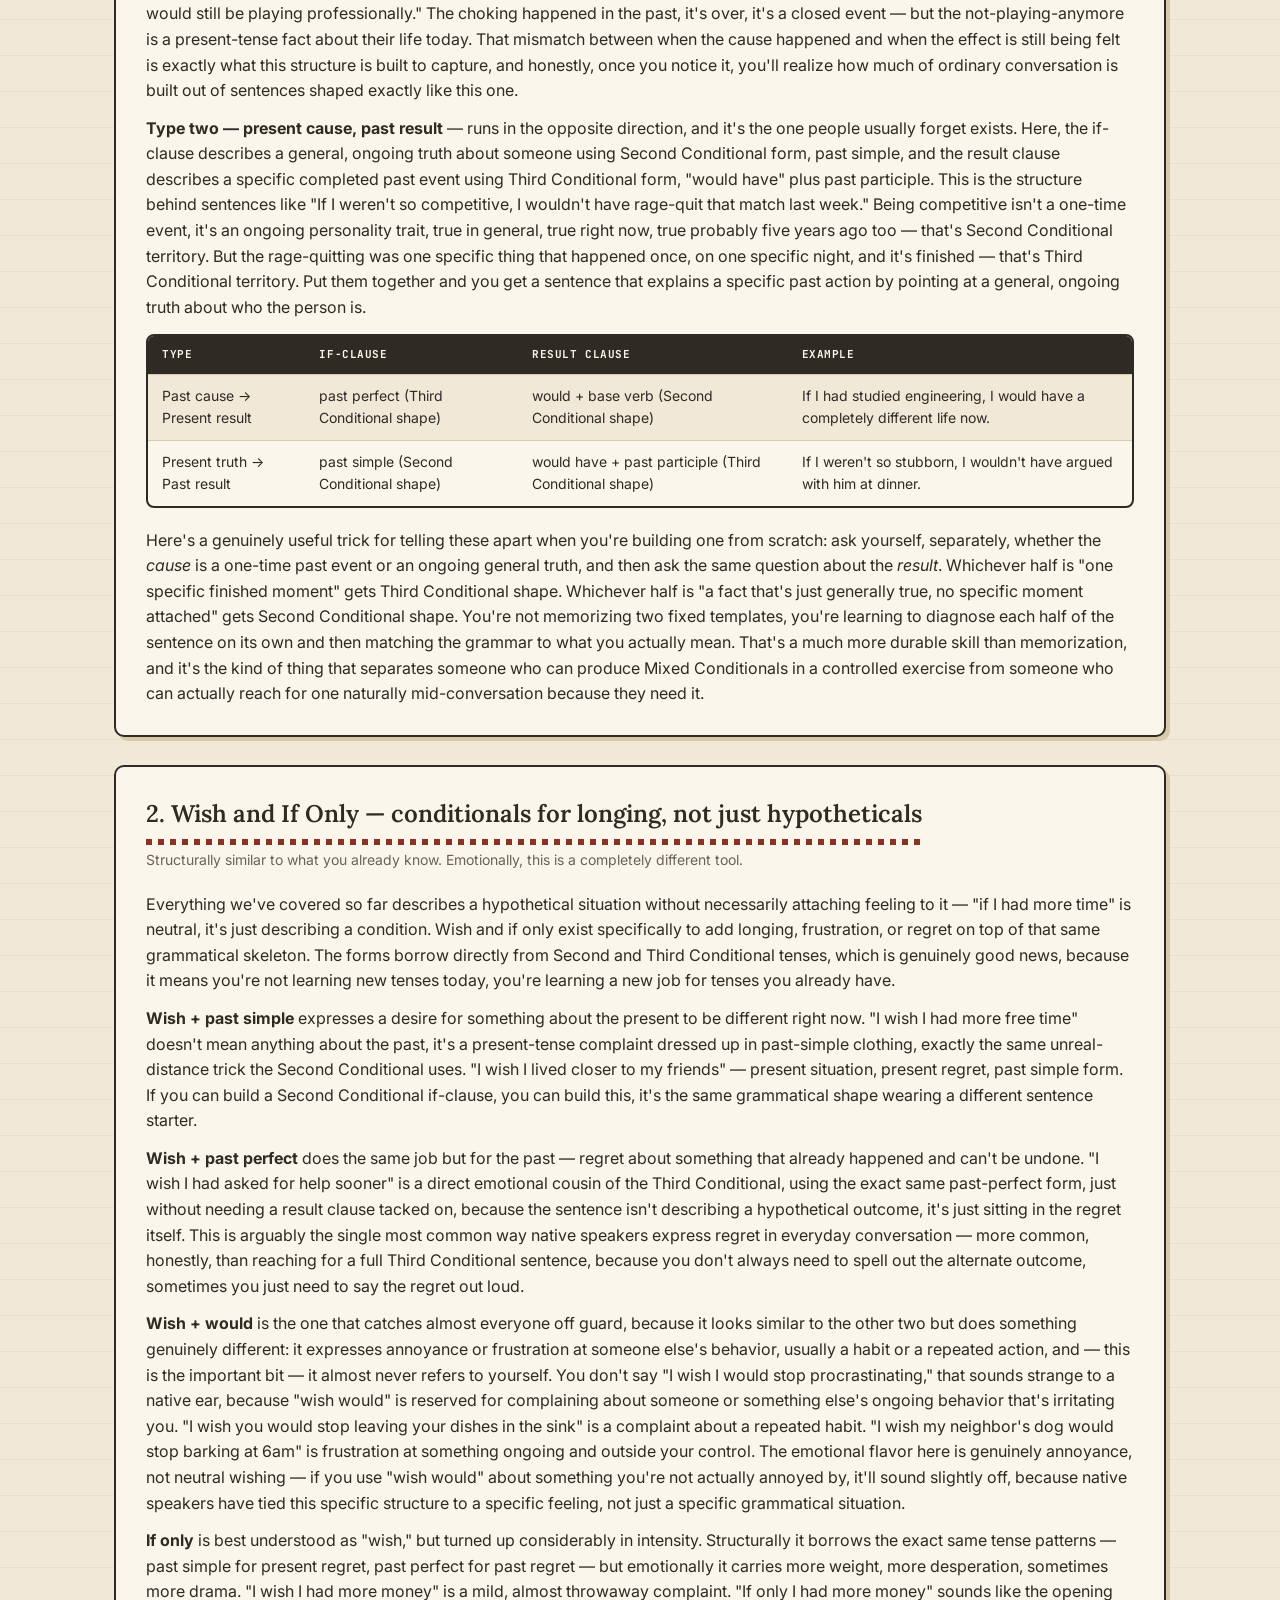
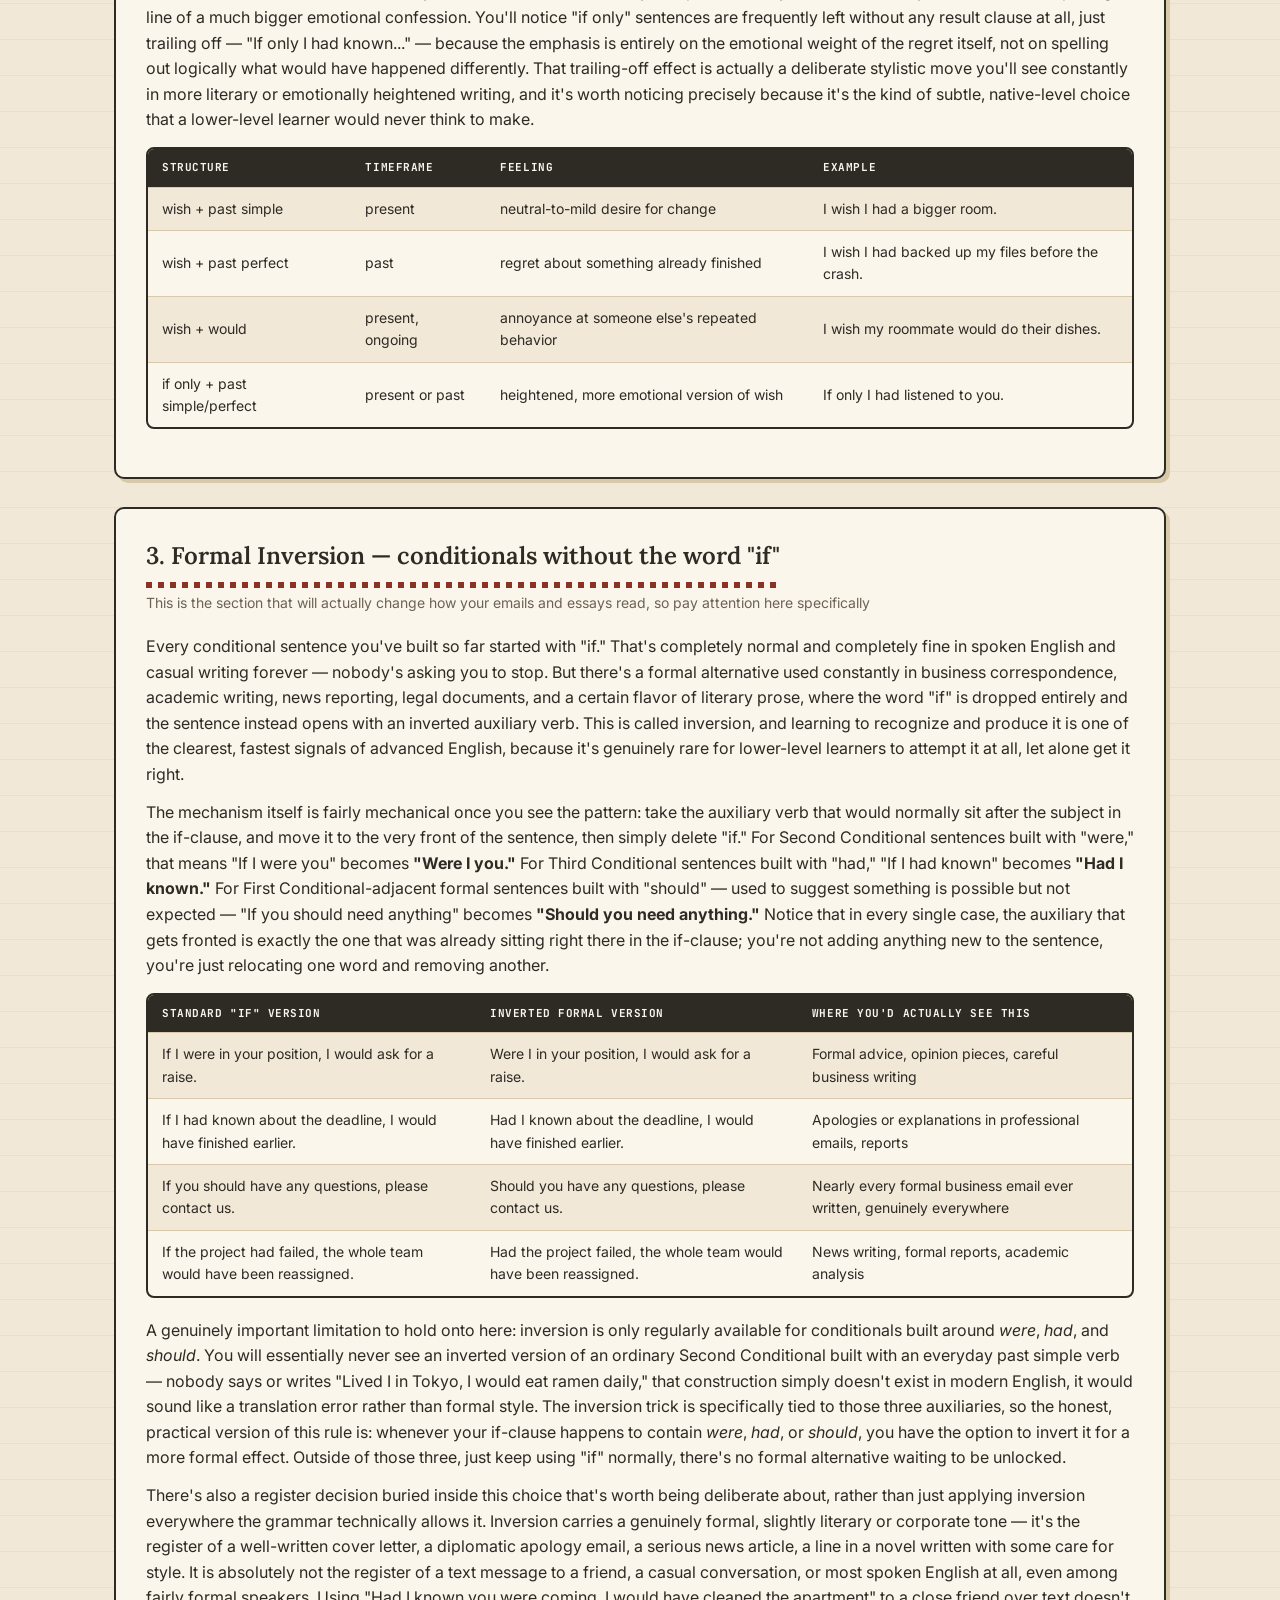
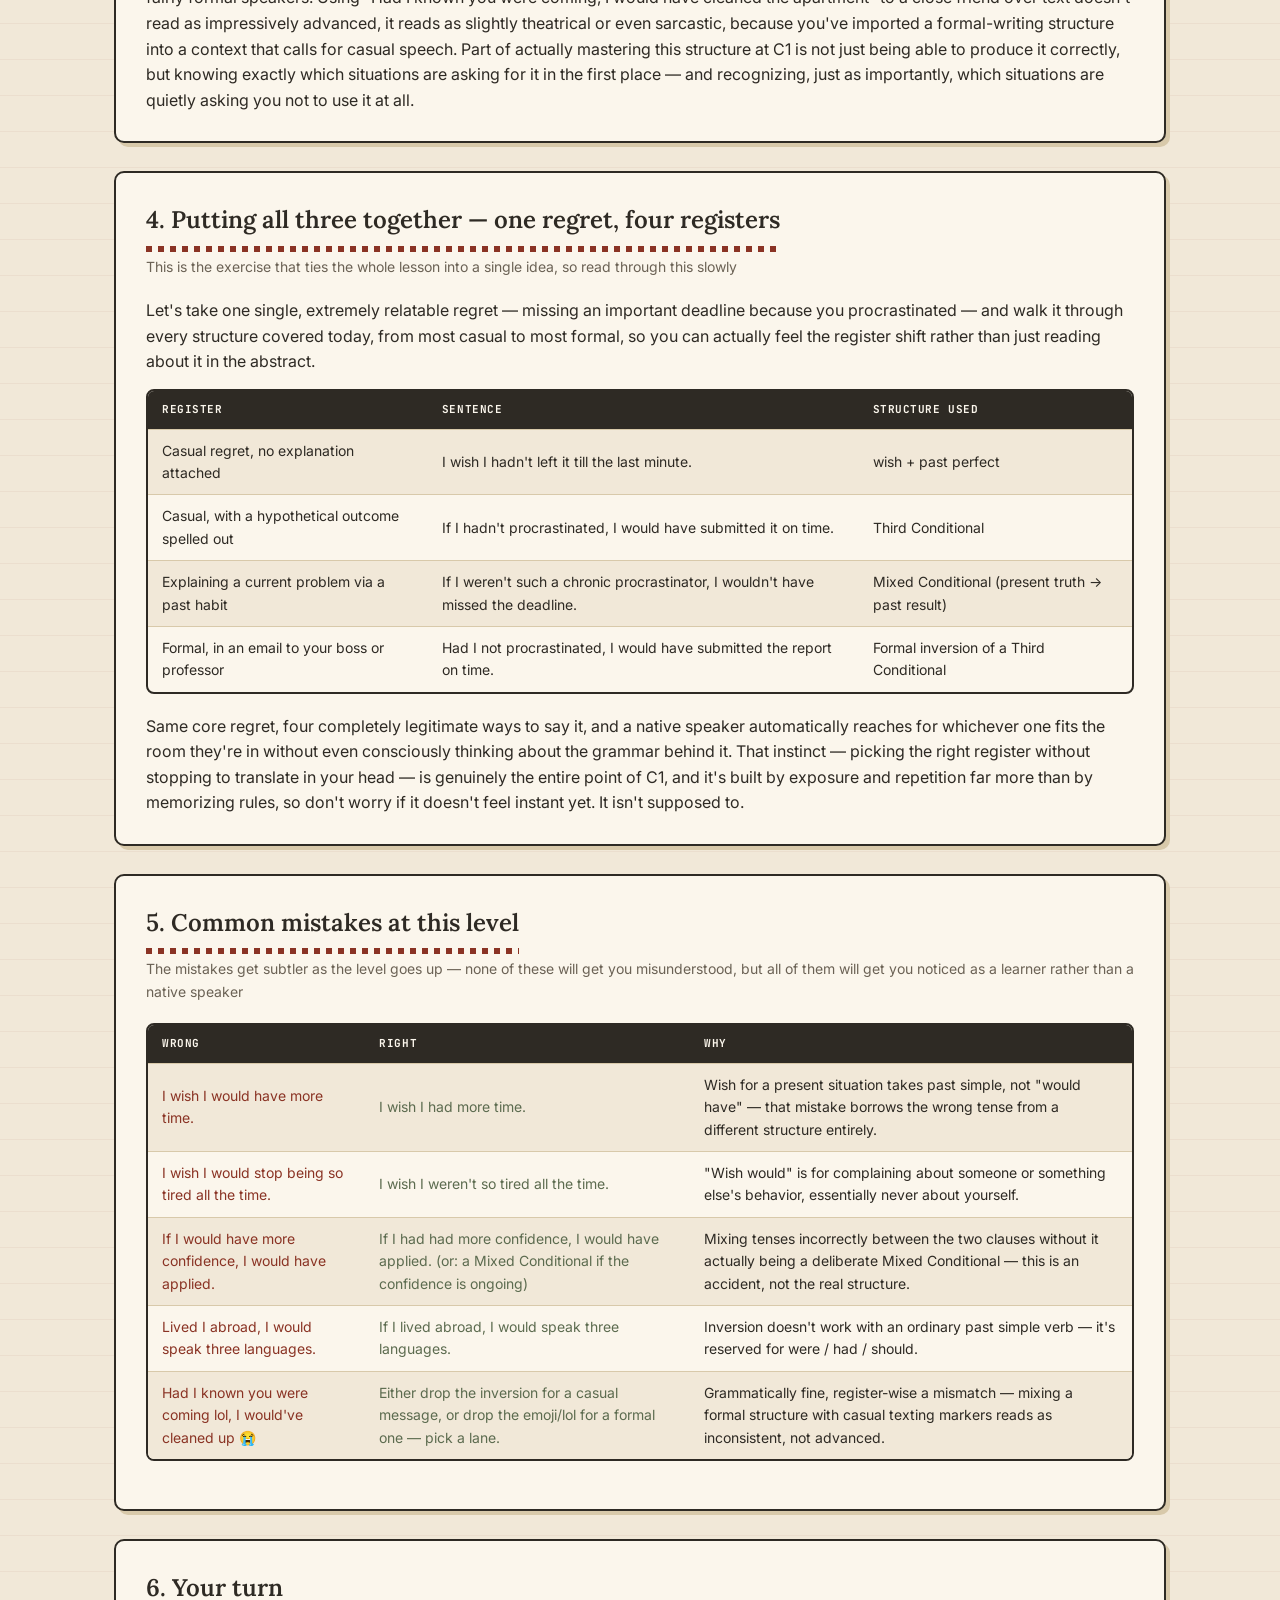
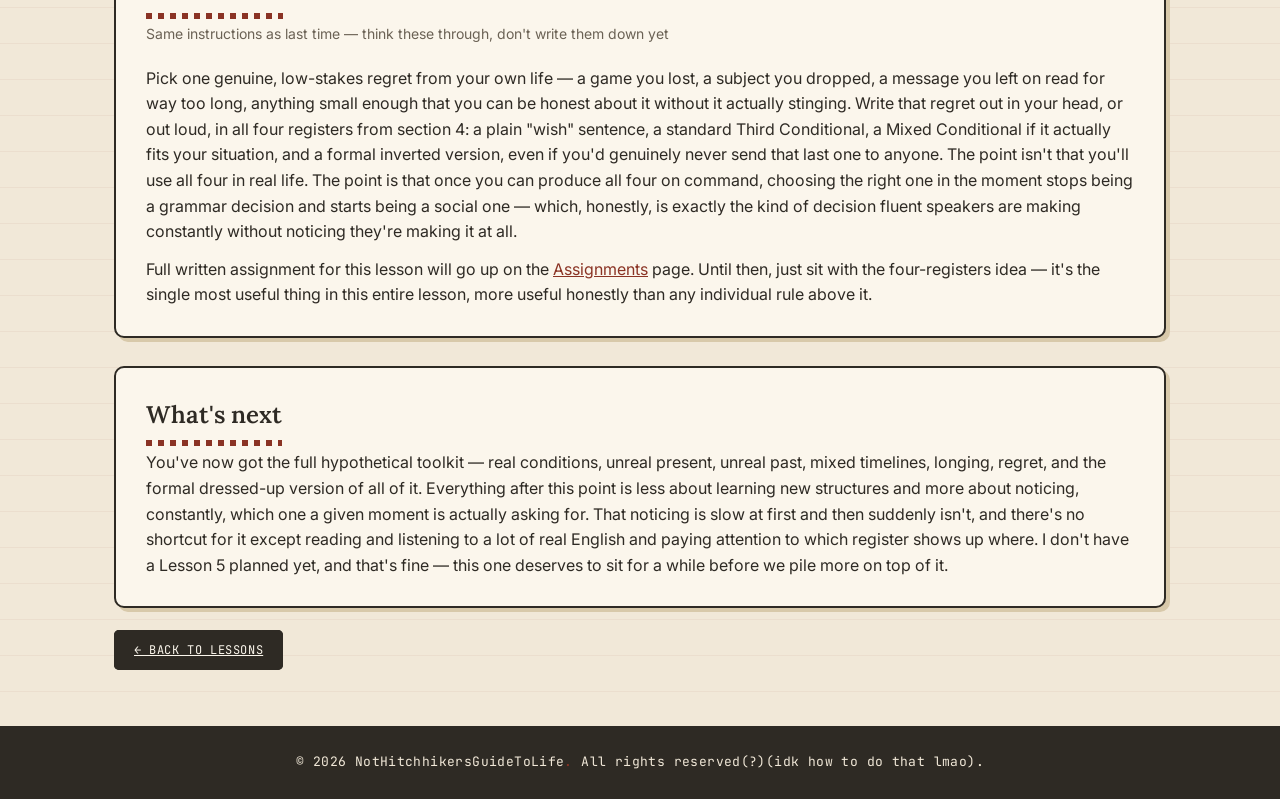
<file: grammar-3.html>
<!DOCTYPE html>
<html lang="en">
<head>
    <meta charset="UTF-8">
    <meta name="viewport" content="width=device-width, initial-scale=1.0">
    <title>NotHitchhikersGuideToLife — Mixed Conditionals, Wishes &amp; Formal Inversion</title>
    <link rel="stylesheet" href="styles.css?v=2">
</head>
<body>
    <header>
        <nav>
            <div class="logo">NotHitchhikersGuideToLife<span class="dot">.</span></div>
            <ul>
                <li><a href="index.html">Home</a></li>
                <li><a href="lessons.html" class="active">Lessons</a></li>
                <li><a href="assignments.html">Assignments</a></li>
            </ul>
        </nav>
    </header>

    <div class="container">
        <span class="page-kicker">Lesson 4 · Level C1</span>
        <h1 class="page-title">Mixed Conditionals, Wishes &amp; Formal Inversion</h1>
        <p class="page-lede">The lesson I promised you back in Lesson 3. This is where hypothetical English stops being "grammar you learn for a test" and starts being "the actual way educated native speakers talk about regret, longing, and sounding fancy in an email." Long one. Longest one yet, honestly. Get comfortable.</p>

        <div class="section">
            <h2>Where we actually are right now, grammar-wise</h2>
            <p class="section-sub">Read this bit properly, it's not filler, it sets up literally everything below</p>

            <p style="margin-bottom:12px;">Here's the thing nobody tells you about reaching C1: you already know almost all the grammar. You know Present Perfect, you know Past Simple, you know Second and Third Conditionals cold by now, or at least well enough that you're not panicking every time you build one. What C1 actually is, and what nobody explains properly, is not new grammar rules — it's <strong>register</strong>. It's knowing that the exact same idea can be said four or five different ways, and each of those ways tells the listener something extra about who you are, how educated you sound, how formal the situation is, and sometimes even how emotionally invested you are in what you're saying. B1 and B2 taught you how to be correct. C1 teaches you how to be precise, and precision is a much higher bar than correctness.</p>

            <p style="margin-bottom:12px;">So today we're doing three things that are secretly one thing. First, we're finishing what Lesson 3 started with <strong>Mixed Conditionals</strong> — properly this time, both directions, not just the one taster we did before. Second, we're covering <strong>wish and if only</strong>, which is basically conditionals wearing a different outfit, used specifically for longing and regret rather than hypothetical scenarios. And third, and this is the one that's actually going to make you sound like a different person when you write, we're doing <strong>formal inversion</strong> — the version of "if" sentences that shows up in business emails, academic writing, news articles, and the kind of literature your teacher assigned that you didn't fully read. All three of these live in the same emotional and grammatical neighborhood: hypothetical situations, alternate outcomes, things that didn't happen or aren't true. By the end of this lesson you should be able to express the exact same regret about, say, blowing an easy shot in a ranked match, in about four different registers, from "I would've won that if I hadn't panicked" all the way up to "Had I not panicked, I would have won." Same sentence. Wildly different vibe.</p>

            <div class="callout">
                <strong>The one-sentence version, if you read nothing else:</strong> Mixed Conditionals let a past cause produce a present effect (or a present truth explain a past event). Wish and if only are how you express longing or regret about something, rather than just describing a hypothetical. Inversion is a formal, slightly old-fashioned way to build a conditional sentence without the word "if" at all — and using it correctly is one of the fastest ways to sound noticeably more advanced in writing.
            </div>
        </div>

        <div class="section">
            <h2>1. Mixed Conditionals, actually properly this time</h2>
            <p class="section-sub">We touched one direction of this back in Lesson 3. There's a second direction, and honestly it might be the more useful one.</p>

            <p style="margin-bottom:12px;">Quick memory refresh, because I promised we'd come back to this: a Mixed Conditional happens when the time in the if-clause and the time in the result clause don't match. Regular Second Conditionals live entirely in an imaginary present or future. Regular Third Conditionals live entirely in an imaginary past. A Mixed Conditional deliberately breaks that symmetry, because real life doesn't always respect neat timelines — sometimes a decision you made years ago is still quietly shaping your Tuesday afternoon right now, and sometimes something about who you are today explains why a specific thing happened to you last year. English needed a way to say both of those, and this is it.</p>

            <p style="margin-bottom:12px;"><strong>Type one — past cause, present result</strong> — is the one you already saw a glimpse of. The if-clause uses past perfect, exactly like a normal Third Conditional, because we're talking about a condition that either did or didn't happen at some point in the past. But the result clause switches to the Second Conditional form, "would" plus base verb, no "have," because the consequence we care about isn't a past event, it's a fact that's still true about your life right now, today, in this exact moment you're reading this sentence. Think about the gamer who quit playing competitively two years ago after one bad tournament. "If I hadn't choked in that final match, I would still be playing professionally." The choking happened in the past, it's over, it's a closed event — but the not-playing-anymore is a present-tense fact about their life today. That mismatch between when the cause happened and when the effect is still being felt is exactly what this structure is built to capture, and honestly, once you notice it, you'll realize how much of ordinary conversation is built out of sentences shaped exactly like this one.</p>

            <p style="margin-bottom:12px;"><strong>Type two — present cause, past result</strong> — runs in the opposite direction, and it's the one people usually forget exists. Here, the if-clause describes a general, ongoing truth about someone using Second Conditional form, past simple, and the result clause describes a specific completed past event using Third Conditional form, "would have" plus past participle. This is the structure behind sentences like "If I weren't so competitive, I wouldn't have rage-quit that match last week." Being competitive isn't a one-time event, it's an ongoing personality trait, true in general, true right now, true probably five years ago too — that's Second Conditional territory. But the rage-quitting was one specific thing that happened once, on one specific night, and it's finished — that's Third Conditional territory. Put them together and you get a sentence that explains a specific past action by pointing at a general, ongoing truth about who the person is.</p>

            <div class="table-wrap">
                <table class="lesson-table">
                    <tr>
                        <th>Type</th>
                        <th>If-clause</th>
                        <th>Result clause</th>
                        <th>Example</th>
                    </tr>
                    <tr>
                        <td>Past cause → Present result</td>
                        <td>past perfect (Third Conditional shape)</td>
                        <td>would + base verb (Second Conditional shape)</td>
                        <td>If I had studied engineering, I would have a completely different life now.</td>
                    </tr>
                    <tr>
                        <td>Present truth → Past result</td>
                        <td>past simple (Second Conditional shape)</td>
                        <td>would have + past participle (Third Conditional shape)</td>
                        <td>If I weren't so stubborn, I wouldn't have argued with him at dinner.</td>
                    </tr>
                </table>
            </div>

            <p>Here's a genuinely useful trick for telling these apart when you're building one from scratch: ask yourself, separately, whether the <em>cause</em> is a one-time past event or an ongoing general truth, and then ask the same question about the <em>result</em>. Whichever half is "one specific finished moment" gets Third Conditional shape. Whichever half is "a fact that's just generally true, no specific moment attached" gets Second Conditional shape. You're not memorizing two fixed templates, you're learning to diagnose each half of the sentence on its own and then matching the grammar to what you actually mean. That's a much more durable skill than memorization, and it's the kind of thing that separates someone who can produce Mixed Conditionals in a controlled exercise from someone who can actually reach for one naturally mid-conversation because they need it.</p>
        </div>

        <div class="section">
            <h2>2. Wish and If Only — conditionals for longing, not just hypotheticals</h2>
            <p class="section-sub">Structurally similar to what you already know. Emotionally, this is a completely different tool.</p>

            <p style="margin-bottom:12px;">Everything we've covered so far describes a hypothetical situation without necessarily attaching feeling to it — "if I had more time" is neutral, it's just describing a condition. Wish and if only exist specifically to add longing, frustration, or regret on top of that same grammatical skeleton. The forms borrow directly from Second and Third Conditional tenses, which is genuinely good news, because it means you're not learning new tenses today, you're learning a new job for tenses you already have.</p>

            <p style="margin-bottom:12px;"><strong>Wish + past simple</strong> expresses a desire for something about the present to be different right now. "I wish I had more free time" doesn't mean anything about the past, it's a present-tense complaint dressed up in past-simple clothing, exactly the same unreal-distance trick the Second Conditional uses. "I wish I lived closer to my friends" — present situation, present regret, past simple form. If you can build a Second Conditional if-clause, you can build this, it's the same grammatical shape wearing a different sentence starter.</p>

            <p style="margin-bottom:12px;"><strong>Wish + past perfect</strong> does the same job but for the past — regret about something that already happened and can't be undone. "I wish I had asked for help sooner" is a direct emotional cousin of the Third Conditional, using the exact same past-perfect form, just without needing a result clause tacked on, because the sentence isn't describing a hypothetical outcome, it's just sitting in the regret itself. This is arguably the single most common way native speakers express regret in everyday conversation — more common, honestly, than reaching for a full Third Conditional sentence, because you don't always need to spell out the alternate outcome, sometimes you just need to say the regret out loud.</p>

            <p style="margin-bottom:12px;"><strong>Wish + would</strong> is the one that catches almost everyone off guard, because it looks similar to the other two but does something genuinely different: it expresses annoyance or frustration at someone else's behavior, usually a habit or a repeated action, and — this is the important bit — it almost never refers to yourself. You don't say "I wish I would stop procrastinating," that sounds strange to a native ear, because "wish would" is reserved for complaining about someone or something else's ongoing behavior that's irritating you. "I wish you would stop leaving your dishes in the sink" is a complaint about a repeated habit. "I wish my neighbor's dog would stop barking at 6am" is frustration at something ongoing and outside your control. The emotional flavor here is genuinely annoyance, not neutral wishing — if you use "wish would" about something you're not actually annoyed by, it'll sound slightly off, because native speakers have tied this specific structure to a specific feeling, not just a specific grammatical situation.</p>

            <p style="margin-bottom:12px;"><strong>If only</strong> is best understood as "wish," but turned up considerably in intensity. Structurally it borrows the exact same tense patterns — past simple for present regret, past perfect for past regret — but emotionally it carries more weight, more desperation, sometimes more drama. "I wish I had more money" is a mild, almost throwaway complaint. "If only I had more money" sounds like the opening line of a much bigger emotional confession. You'll notice "if only" sentences are frequently left without any result clause at all, just trailing off — "If only I had known..." — because the emphasis is entirely on the emotional weight of the regret itself, not on spelling out logically what would have happened differently. That trailing-off effect is actually a deliberate stylistic move you'll see constantly in more literary or emotionally heightened writing, and it's worth noticing precisely because it's the kind of subtle, native-level choice that a lower-level learner would never think to make.</p>

            <div class="table-wrap">
                <table class="lesson-table">
                    <tr>
                        <th>Structure</th>
                        <th>Timeframe</th>
                        <th>Feeling</th>
                        <th>Example</th>
                    </tr>
                    <tr>
                        <td>wish + past simple</td>
                        <td>present</td>
                        <td>neutral-to-mild desire for change</td>
                        <td>I wish I had a bigger room.</td>
                    </tr>
                    <tr>
                        <td>wish + past perfect</td>
                        <td>past</td>
                        <td>regret about something already finished</td>
                        <td>I wish I had backed up my files before the crash.</td>
                    </tr>
                    <tr>
                        <td>wish + would</td>
                        <td>present, ongoing</td>
                        <td>annoyance at someone else's repeated behavior</td>
                        <td>I wish my roommate would do their dishes.</td>
                    </tr>
                    <tr>
                        <td>if only + past simple/perfect</td>
                        <td>present or past</td>
                        <td>heightened, more emotional version of wish</td>
                        <td>If only I had listened to you.</td>
                    </tr>
                </table>
            </div>
        </div>

        <div class="section">
            <h2>3. Formal Inversion — conditionals without the word "if"</h2>
            <p class="section-sub">This is the section that will actually change how your emails and essays read, so pay attention here specifically</p>

            <p style="margin-bottom:12px;">Every conditional sentence you've built so far started with "if." That's completely normal and completely fine in spoken English and casual writing forever — nobody's asking you to stop. But there's a formal alternative used constantly in business correspondence, academic writing, news reporting, legal documents, and a certain flavor of literary prose, where the word "if" is dropped entirely and the sentence instead opens with an inverted auxiliary verb. This is called inversion, and learning to recognize and produce it is one of the clearest, fastest signals of advanced English, because it's genuinely rare for lower-level learners to attempt it at all, let alone get it right.</p>

            <p style="margin-bottom:12px;">The mechanism itself is fairly mechanical once you see the pattern: take the auxiliary verb that would normally sit after the subject in the if-clause, and move it to the very front of the sentence, then simply delete "if." For Second Conditional sentences built with "were," that means "If I were you" becomes <strong>"Were I you."</strong> For Third Conditional sentences built with "had," "If I had known" becomes <strong>"Had I known."</strong> For First Conditional-adjacent formal sentences built with "should" — used to suggest something is possible but not expected — "If you should need anything" becomes <strong>"Should you need anything."</strong> Notice that in every single case, the auxiliary that gets fronted is exactly the one that was already sitting right there in the if-clause; you're not adding anything new to the sentence, you're just relocating one word and removing another.</p>

            <div class="table-wrap">
                <table class="lesson-table">
                    <tr>
                        <th>Standard "if" version</th>
                        <th>Inverted formal version</th>
                        <th>Where you'd actually see this</th>
                    </tr>
                    <tr>
                        <td>If I were in your position, I would ask for a raise.</td>
                        <td>Were I in your position, I would ask for a raise.</td>
                        <td>Formal advice, opinion pieces, careful business writing</td>
                    </tr>
                    <tr>
                        <td>If I had known about the deadline, I would have finished earlier.</td>
                        <td>Had I known about the deadline, I would have finished earlier.</td>
                        <td>Apologies or explanations in professional emails, reports</td>
                    </tr>
                    <tr>
                        <td>If you should have any questions, please contact us.</td>
                        <td>Should you have any questions, please contact us.</td>
                        <td>Nearly every formal business email ever written, genuinely everywhere</td>
                    </tr>
                    <tr>
                        <td>If the project had failed, the whole team would have been reassigned.</td>
                        <td>Had the project failed, the whole team would have been reassigned.</td>
                        <td>News writing, formal reports, academic analysis</td>
                    </tr>
                </table>
            </div>

            <p style="margin-bottom:12px;">A genuinely important limitation to hold onto here: inversion is only regularly available for conditionals built around <em>were</em>, <em>had</em>, and <em>should</em>. You will essentially never see an inverted version of an ordinary Second Conditional built with an everyday past simple verb — nobody says or writes "Lived I in Tokyo, I would eat ramen daily," that construction simply doesn't exist in modern English, it would sound like a translation error rather than formal style. The inversion trick is specifically tied to those three auxiliaries, so the honest, practical version of this rule is: whenever your if-clause happens to contain <em>were</em>, <em>had</em>, or <em>should</em>, you have the option to invert it for a more formal effect. Outside of those three, just keep using "if" normally, there's no formal alternative waiting to be unlocked.</p>

            <p>There's also a register decision buried inside this choice that's worth being deliberate about, rather than just applying inversion everywhere the grammar technically allows it. Inversion carries a genuinely formal, slightly literary or corporate tone — it's the register of a well-written cover letter, a diplomatic apology email, a serious news article, a line in a novel written with some care for style. It is absolutely not the register of a text message to a friend, a casual conversation, or most spoken English at all, even among fairly formal speakers. Using "Had I known you were coming, I would have cleaned the apartment" to a close friend over text doesn't read as impressively advanced, it reads as slightly theatrical or even sarcastic, because you've imported a formal-writing structure into a context that calls for casual speech. Part of actually mastering this structure at C1 is not just being able to produce it correctly, but knowing exactly which situations are asking for it in the first place — and recognizing, just as importantly, which situations are quietly asking you not to use it at all.</p>
        </div>

        <div class="section">
            <h2>4. Putting all three together — one regret, four registers</h2>
            <p class="section-sub">This is the exercise that ties the whole lesson into a single idea, so read through this slowly</p>

            <p style="margin-bottom:12px;">Let's take one single, extremely relatable regret — missing an important deadline because you procrastinated — and walk it through every structure covered today, from most casual to most formal, so you can actually feel the register shift rather than just reading about it in the abstract.</p>

            <div class="table-wrap">
                <table class="lesson-table">
                    <tr>
                        <th>Register</th>
                        <th>Sentence</th>
                        <th>Structure used</th>
                    </tr>
                    <tr>
                        <td>Casual regret, no explanation attached</td>
                        <td>I wish I hadn't left it till the last minute.</td>
                        <td>wish + past perfect</td>
                    </tr>
                    <tr>
                        <td>Casual, with a hypothetical outcome spelled out</td>
                        <td>If I hadn't procrastinated, I would have submitted it on time.</td>
                        <td>Third Conditional</td>
                    </tr>
                    <tr>
                        <td>Explaining a current problem via a past habit</td>
                        <td>If I weren't such a chronic procrastinator, I wouldn't have missed the deadline.</td>
                        <td>Mixed Conditional (present truth → past result)</td>
                    </tr>
                    <tr>
                        <td>Formal, in an email to your boss or professor</td>
                        <td>Had I not procrastinated, I would have submitted the report on time.</td>
                        <td>Formal inversion of a Third Conditional</td>
                    </tr>
                </table>
            </div>

            <p>Same core regret, four completely legitimate ways to say it, and a native speaker automatically reaches for whichever one fits the room they're in without even consciously thinking about the grammar behind it. That instinct — picking the right register without stopping to translate in your head — is genuinely the entire point of C1, and it's built by exposure and repetition far more than by memorizing rules, so don't worry if it doesn't feel instant yet. It isn't supposed to.</p>
        </div>

        <div class="section">
            <h2>5. Common mistakes at this level</h2>
            <p class="section-sub">The mistakes get subtler as the level goes up — none of these will get you misunderstood, but all of them will get you noticed as a learner rather than a native speaker</p>

            <div class="table-wrap">
                <table class="lesson-table">
                    <tr>
                        <th>Wrong</th>
                        <th>Right</th>
                        <th>Why</th>
                    </tr>
                    <tr>
                        <td class="no">I wish I would have more time.</td>
                        <td class="yes">I wish I had more time.</td>
                        <td>Wish for a present situation takes past simple, not "would have" — that mistake borrows the wrong tense from a different structure entirely.</td>
                    </tr>
                    <tr>
                        <td class="no">I wish I would stop being so tired all the time.</td>
                        <td class="yes">I wish I weren't so tired all the time.</td>
                        <td>"Wish would" is for complaining about someone or something else's behavior, essentially never about yourself.</td>
                    </tr>
                    <tr>
                        <td class="no">If I would have more confidence, I would have applied.</td>
                        <td class="yes">If I had had more confidence, I would have applied. (or: a Mixed Conditional if the confidence is ongoing)</td>
                        <td>Mixing tenses incorrectly between the two clauses without it actually being a deliberate Mixed Conditional — this is an accident, not the real structure.</td>
                    </tr>
                    <tr>
                        <td class="no">Lived I abroad, I would speak three languages.</td>
                        <td class="yes">If I lived abroad, I would speak three languages.</td>
                        <td>Inversion doesn't work with an ordinary past simple verb — it's reserved for were / had / should.</td>
                    </tr>
                    <tr>
                        <td class="no">Had I known you were coming lol, I would've cleaned up 😭</td>
                        <td class="yes">Either drop the inversion for a casual message, or drop the emoji/lol for a formal one — pick a lane.</td>
                        <td>Grammatically fine, register-wise a mismatch — mixing a formal structure with casual texting markers reads as inconsistent, not advanced.</td>
                    </tr>
                </table>
            </div>
        </div>

        <div class="section">
            <h2>6. Your turn</h2>
            <p class="section-sub">Same instructions as last time — think these through, don't write them down yet</p>

            <p style="margin-bottom:12px;">Pick one genuine, low-stakes regret from your own life — a game you lost, a subject you dropped, a message you left on read for way too long, anything small enough that you can be honest about it without it actually stinging. Write that regret out in your head, or out loud, in all four registers from section 4: a plain "wish" sentence, a standard Third Conditional, a Mixed Conditional if it actually fits your situation, and a formal inverted version, even if you'd genuinely never send that last one to anyone. The point isn't that you'll use all four in real life. The point is that once you can produce all four on command, choosing the right one in the moment stops being a grammar decision and starts being a social one — which, honestly, is exactly the kind of decision fluent speakers are making constantly without noticing they're making it at all.</p>

            <p>Full written assignment for this lesson will go up on the <a href="assignments.html" style="color:var(--pen); text-decoration:underline;">Assignments</a> page. Until then, just sit with the four-registers idea — it's the single most useful thing in this entire lesson, more useful honestly than any individual rule above it.</p>
        </div>

        <div class="section">
            <h2>What's next</h2>
            <p>You've now got the full hypothetical toolkit — real conditions, unreal present, unreal past, mixed timelines, longing, regret, and the formal dressed-up version of all of it. Everything after this point is less about learning new structures and more about noticing, constantly, which one a given moment is actually asking for. That noticing is slow at first and then suddenly isn't, and there's no shortcut for it except reading and listening to a lot of real English and paying attention to which register shows up where. I don't have a Lesson 5 planned yet, and that's fine — this one deserves to sit for a while before we pile more on top of it.</p>
        </div>

        <a class="btn" href="lessons.html">&larr; Back to Lessons</a>
    </div>

    <footer>
        <p>&copy; 2026 NotHitchhikersGuideToLife<span class="dot">.</span> All rights reserved(?)(idk how to do that lmao).</p>
    </footer>
</body>
</html>
</file>
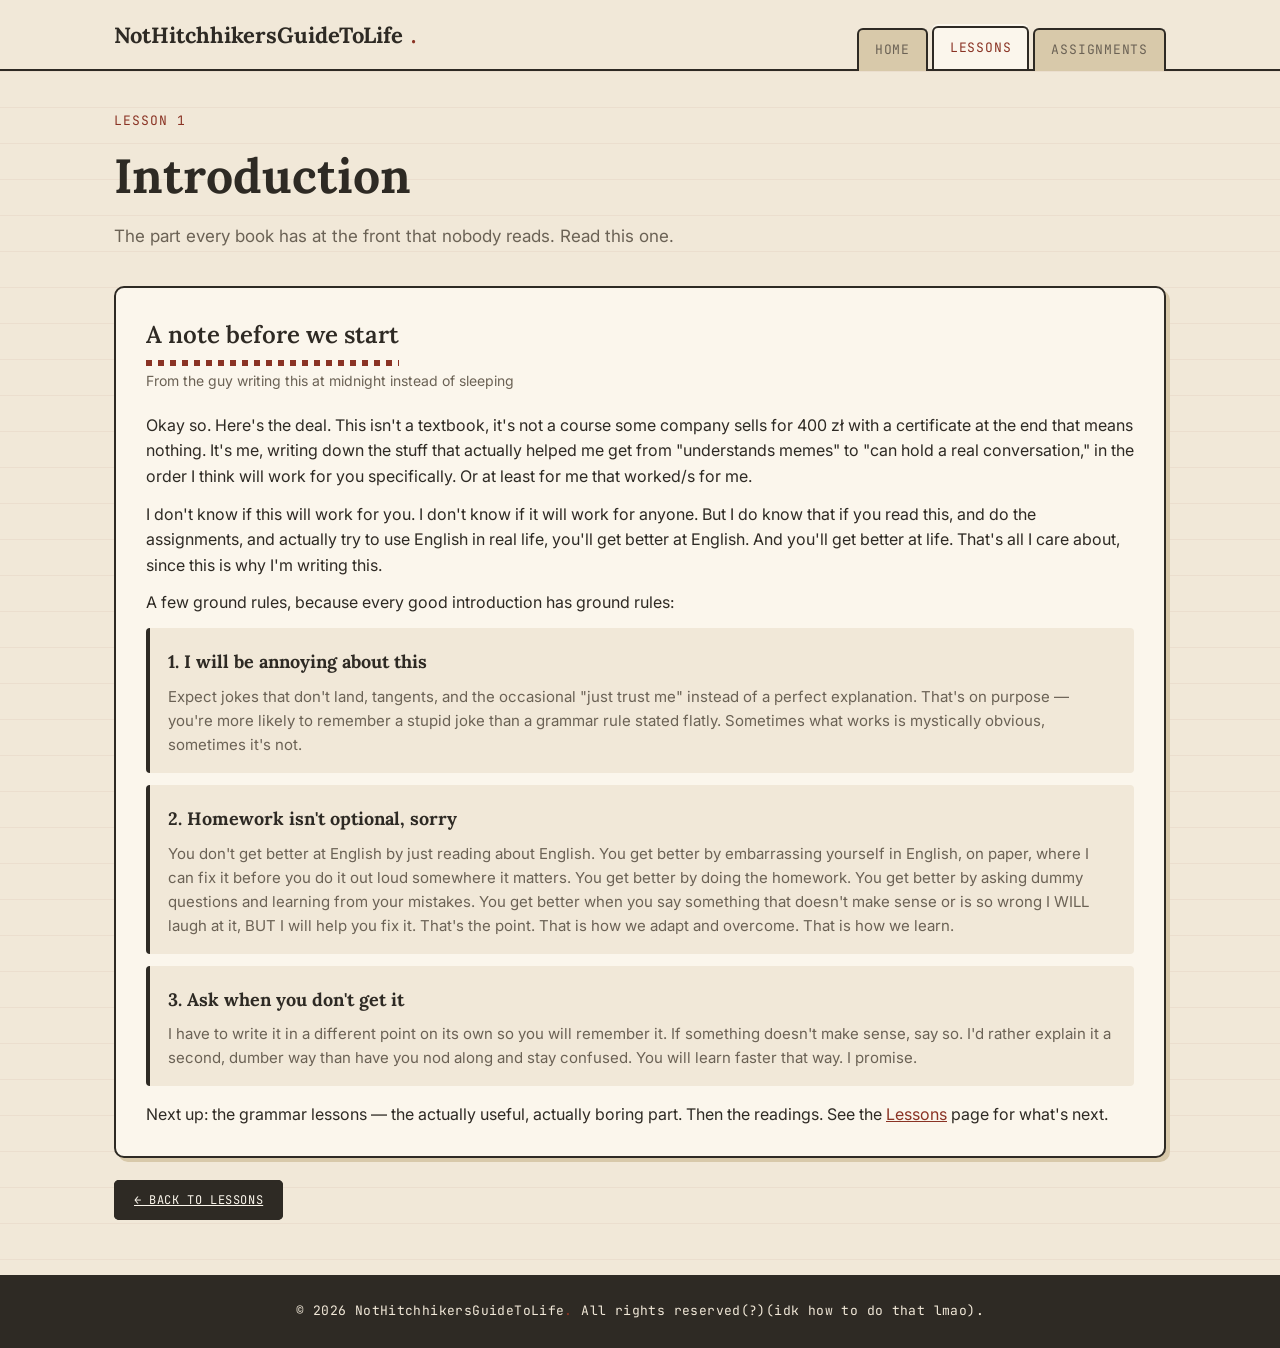
<file: intro.html>
<!DOCTYPE html>
<html lang="en">
<head>
    <meta charset="UTF-8">
    <meta name="viewport" content="width=device-width, initial-scale=1.0">
    <title>NotHitchhikersGuideToLife — Introduction</title>
    <link rel="stylesheet" href="styles.css?v=2">
</head>
<body>
    <header>
        <nav>
            <div class="logo">NotHitchhikersGuideToLife<span class="dot">.</span></div>
            <ul>
                <li><a href="index.html">Home</a></li>
                <li><a href="lessons.html" class="active">Lessons</a></li>
                <li><a href="assignments.html">Assignments</a></li>
            </ul>
        </nav>
    </header>

    <div class="container">
        <span class="page-kicker">Lesson 1</span>
        <h1 class="page-title">Introduction</h1>
        <p class="page-lede">The part every book has at the front that nobody reads. Read this one.</p>

        <div class="section">
            <h2>A note before we start</h2>
            <p class="section-sub">From the guy writing this at midnight instead of sleeping</p>

            <p style="margin-bottom:12px;">Okay so. Here's the deal. This isn't a textbook, it's not a course some company sells for 400 zł with a certificate at the end that means nothing. 
                It's me, writing down the stuff that actually helped me get from "understands memes" to "can hold a real conversation," in the order I think will work for you specifically.
                Or at least for me that worked/s for me.</p>
            
            <p style="margin-bottom:12px;">I don't know if this will work for you. I don't know if it will work for anyone. 
                But I do know that if you read this, and do the assignments, and actually try to use English in real life, you'll get better at English.
                And you'll get better at life. That's all I care about, since this is why I'm writing this.</p>
            
                <p style="margin-bottom:12px;">A few ground rules, because every good introduction has ground rules:</p>

            <div class="lesson-item">
                <h3>1. I will be annoying about this</h3>
                <p>Expect jokes that don't land, tangents, and the occasional "just trust me" instead of a perfect explanation. 
                    That's on purpose — you're more likely to remember a stupid joke than a grammar rule stated flatly. 
                    Sometimes what works is mystically obvious, sometimes it's not.</p>
            </div>
            <div class="lesson-item">
                <h3>2. Homework isn't optional, sorry</h3>
                <p>You don't get better at English by just reading about English. 
                    You get better by embarrassing yourself in English, on paper, where I can fix it before you do it out loud somewhere it matters. 
                    You get better by doing the homework. You get better by asking  dummy questions and learning from your mistakes.
                    You get better when you say something that doesn't make sense or is so wrong I WILL laugh at it, BUT I will help you fix it.
                    That's the point. That is how we adapt and overcome. That is how we learn.</p>
            </div>
            <div class="lesson-item">
                <h3>3. Ask when you don't get it</h3>
                <p>I have to write it in a different point on its own so you will remember it. 
                    If something doesn't make sense, say so. I'd rather explain it a second, dumber way than have you nod along and stay confused.
                    You will learn faster that way. I promise.</p>
            </div>

            <p style="margin-top:16px;">Next up: the grammar lessons — the actually useful, actually boring part. Then the readings. See the <a href="lessons.html" style="color:var(--pen); text-decoration:underline;">Lessons</a> page for what's next.</p>
        </div>

        <a class="btn" href="lessons.html">&larr; Back to Lessons</a>
    </div>

    <footer>
        <p>&copy; 2026 NotHitchhikersGuideToLife<span class="dot">.</span> All rights reserved(?)(idk how to do that lmao).</p>
    </footer>
</body>
</html>
</file>
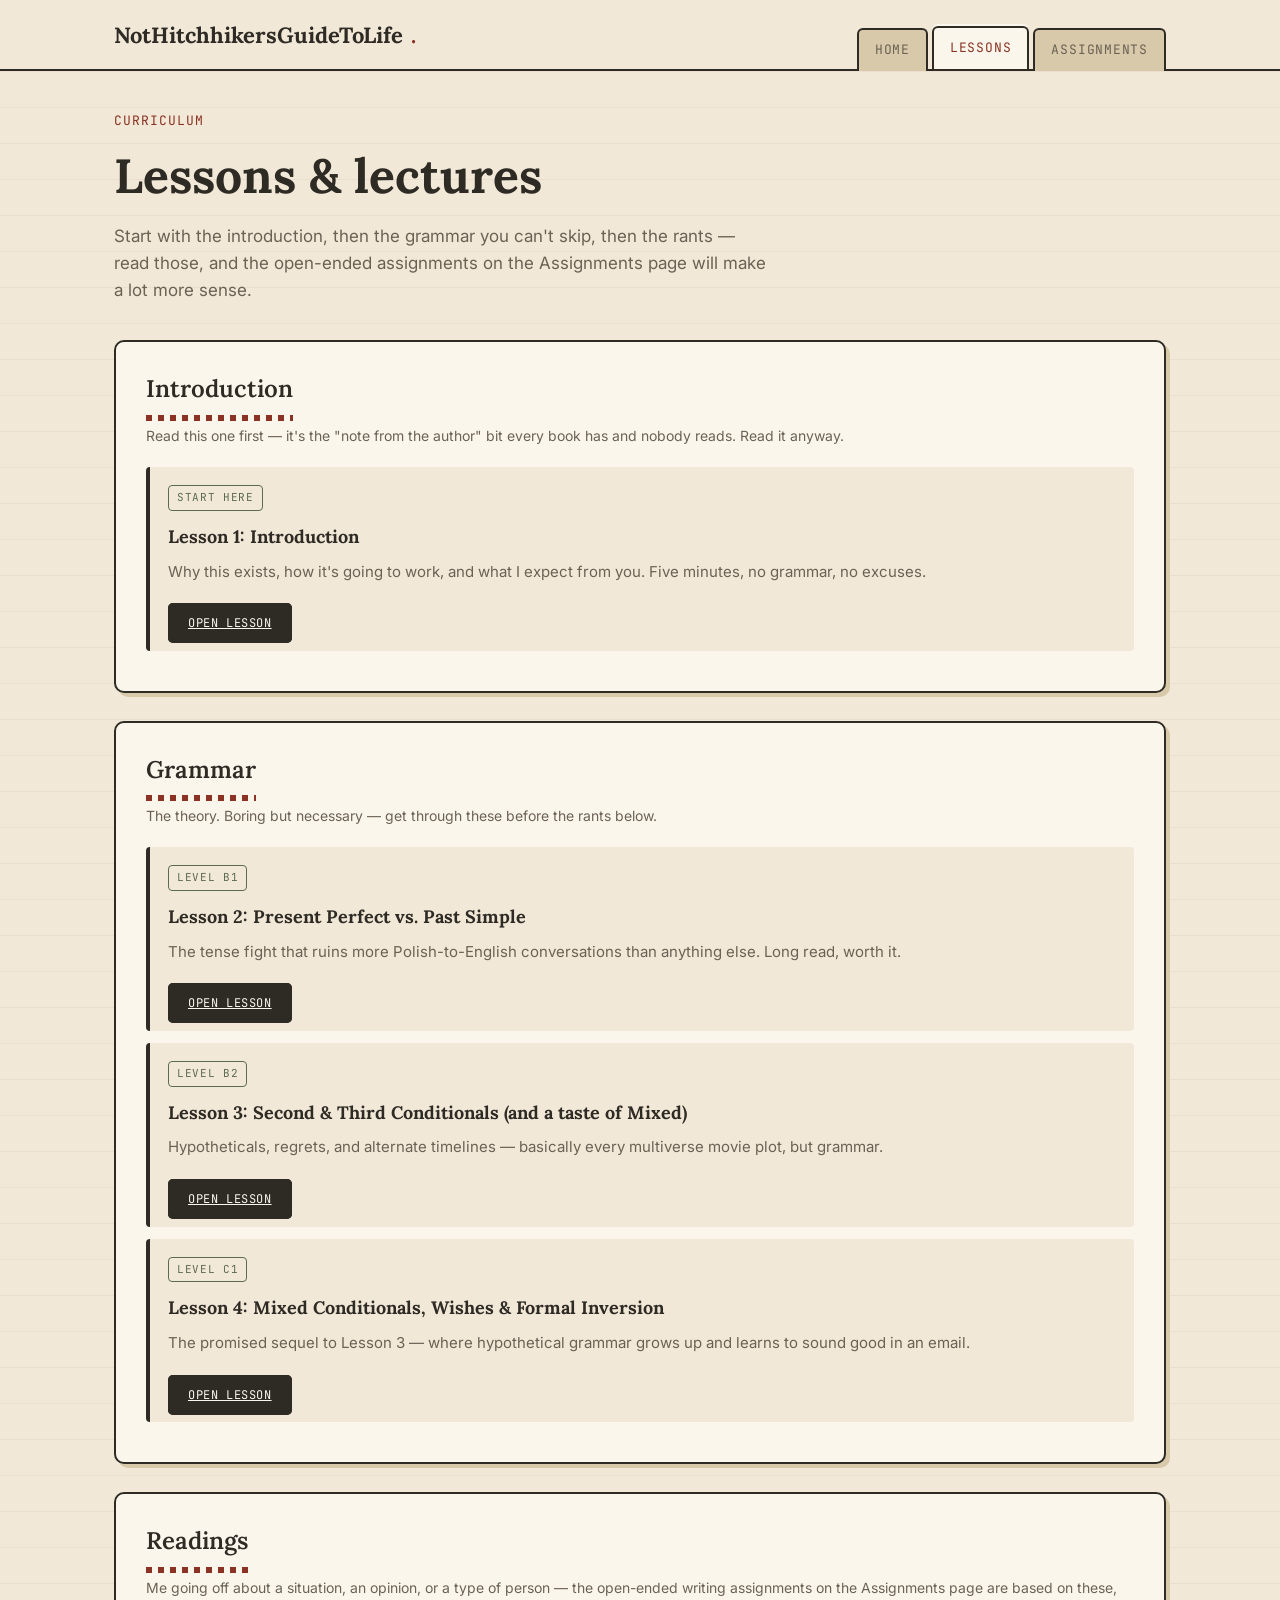
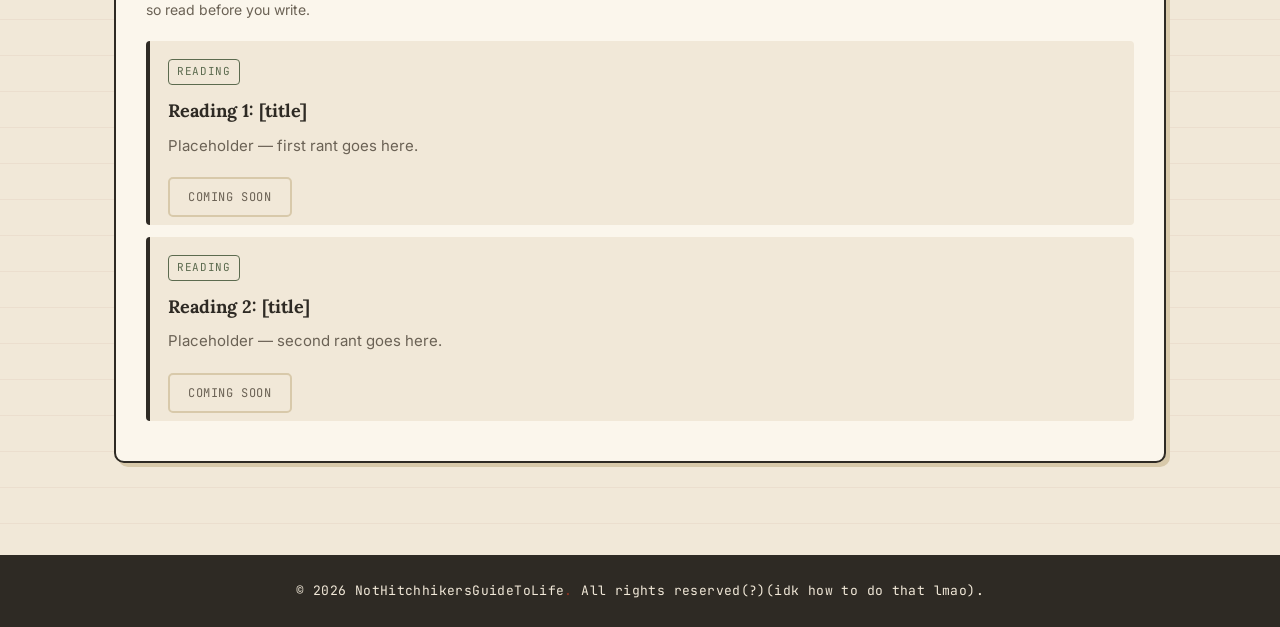
<file: lessons.html>
<!DOCTYPE html>
<html lang="en">
<head>
    <meta charset="UTF-8">
    <meta name="viewport" content="width=device-width, initial-scale=1.0">
    <title>NotHitchhikersGuideToLife — Lessons</title>
    <link rel="stylesheet" href="styles.css?v=2">
</head>
<body>
    <!--
        HOW "OPEN LESSON" BUTTONS WORK
        ===============================
        These are plain HTML pages, so a lesson only becomes clickable once
        its own .html file exists. There's no database or lesson system —
        each lesson is just another page like intro.html, linked from here.

        1) WORKING lesson (page exists):
           Use a real <a> tag styled as a button, pointing at that lesson's file:

               <a class="btn" href="intro.html">Open Lesson</a>

           That's it — .btn is a CSS class in styles.css, it doesn't care if
           it's on a <button> or an <a>. Using <a> instead of <button> is what
           actually makes it navigate somewhere.

        2) NOT-YET-WRITTEN lesson (no page yet):
           Use the same look but make it inert, so nobody clicks into a 404:

               <span class="btn disabled" aria-disabled="true">Coming soon</span>

           When you actually write that lesson's page, just:
             a. copy intro.html as a starting template,
             b. rename it (e.g. grammar-1.html) and fill in the content,
             c. swap the <span class="btn disabled">…</span> above it for
                the real <a class="btn" href="grammar-1.html">Open Lesson</a>.

        That's the whole system — no build step, no JS required.
    -->
    <header>
        <nav>
            <div class="logo">NotHitchhikersGuideToLife<span class="dot">.</span></div>
            <ul>
                <li><a href="index.html">Home</a></li>
                <li><a href="lessons.html" class="active">Lessons</a></li>
                <li><a href="assignments.html">Assignments</a></li>
            </ul>
        </nav>
    </header>

    <div class="container">
        <span class="page-kicker">Curriculum</span>
        <h1 class="page-title">Lessons &amp; lectures</h1>
        <p class="page-lede">Start with the introduction, then the grammar you can't skip, then the rants — read those, and the open-ended assignments on the Assignments page will make a lot more sense.</p>

        <!-- ===================== INTRO ===================== -->
        <div class="section">
            <h2>Introduction</h2>
            <p class="section-sub">Read this one first — it's the "note from the author" bit every book has and nobody reads. Read it anyway.</p>

            <div class="lesson-item">
                <span class="tag level">Start here</span>
                <h3>Lesson 1: Introduction</h3>
                <p>Why this exists, how it's going to work, and what I expect from you. Five minutes, no grammar, no excuses.</p>
                <br><a class="btn" href="intro.html">Open Lesson</a>
            </div>
        </div>

        <!-- ===================== GRAMMAR ===================== -->
        <div class="section">
            <h2>Grammar</h2>
            <p class="section-sub">The theory. Boring but necessary — get through these before the rants below.</p>

            <div class="lesson-item">
                <span class="tag level">Level B1</span>
                <h3>Lesson 2: Present Perfect vs. Past Simple</h3>
                <p>The tense fight that ruins more Polish-to-English conversations than anything else. Long read, worth it.</p>
                <br><a class="btn" href="grammar-1.html">Open Lesson</a>
            </div>
            <div class="lesson-item">
                <span class="tag level">Level B2</span>
                <h3>Lesson 3: Second &amp; Third Conditionals (and a taste of Mixed)</h3>
                <p>Hypotheticals, regrets, and alternate timelines — basically every multiverse movie plot, but grammar.</p>
                <br><a class="btn" href="grammar-2.html">Open Lesson</a>
            </div>
            <div class="lesson-item">
                <span class="tag level">Level C1</span>
                <h3>Lesson 4: Mixed Conditionals, Wishes &amp; Formal Inversion</h3>
                <p>The promised sequel to Lesson 3 — where hypothetical grammar grows up and learns to sound good in an email.</p>
                <br><a class="btn" href="grammar-3.html">Open Lesson</a>
            </div>
        </div>

        <!-- ===================== READINGS / RANTS ===================== -->
        <div class="section">
            <h2>Readings</h2>
            <p class="section-sub">Me going off about a situation, an opinion, or a type of person — the open-ended writing assignments on the Assignments page are based on these, so read before you write.</p>

            <div class="lesson-item">
                <span class="tag level">Reading</span>
                <h3>Reading 1: [title]</h3>
                <p>Placeholder — first rant goes here.</p>
                <br><span class="btn disabled" aria-disabled="true">Coming soon</span>
            </div>
            <div class="lesson-item">
                <span class="tag level">Reading</span>
                <h3>Reading 2: [title]</h3>
                <p>Placeholder — second rant goes here.</p>
                <br><span class="btn disabled" aria-disabled="true">Coming soon</span>
            </div>
        </div>
    </div>

    <footer>
        <p>&copy; 2026 NotHitchhikersGuideToLife<span class="dot">.</span> All rights reserved(?)(idk how to do that lmao).</p>
    </footer>
</body>
</html>
</file>
<file: styles.css>
/* =========================================================
   English Lessons — "Workbook" design system
   Palette:
     --paper       #F1E8D8  page background (aged paper beige)
     --paper-card  #FBF6EC  card surface (fresh paper)
     --ink         #2E2A24  primary text (ink)
     --ink-soft    #6B6255  secondary text (faded pencil)
     --rule        #D8C9AA  rule lines / borders (tan)
     --pen         #8A3324  red-pen accent (corrections, active state)
     --pen-soft    #F1DAD2  pale red-pen wash
     --moss        #5C6B4F  moss green (done / progress)
   Type:
     display  "Lora"            — headings, textbook serif
     body     "Inter"           — running text
     utility  "JetBrains Mono"  — labels, margin notes, tabs
   ========================================================= */

@import url('https://fonts.googleapis.com/css2?family=Lora:ital,wght@0,500;0,600;0,700;1,500&family=Inter:wght@400;500;600&family=JetBrains+Mono:wght@400;500;600&display=swap');

:root {
    --paper: #F1E8D8;
    --paper-card: #FBF6EC;
    --ink: #2E2A24;
    --ink-soft: #6B6255;
    --rule: #D8C9AA;
    --pen: #8A3324;
    --pen-soft: #F1DAD2;
    --moss: #5C6B4F;
    --moss-soft: #E3E9DA;
}

* { margin: 0; padding: 0; box-sizing: border-box; }

html { scroll-behavior: smooth; }

body {
    font-family: 'Inter', sans-serif;
    background-color: var(--paper);
    color: var(--ink);
    line-height: 1.6;
    /* faint ruled-paper texture */
    background-image: repeating-linear-gradient(
        to bottom,
        transparent 0,
        transparent 35px,
        rgba(138, 51, 36, 0.055) 35px,
        rgba(138, 51, 36, 0.055) 36px
    );
}

a { color: inherit; }

.utility {
    font-family: 'JetBrains Mono', monospace;
    letter-spacing: 0.06em;
    text-transform: uppercase;
}

/* ---------- Header / tab navigation ---------- */

header {
    background: var(--paper);
    border-bottom: 2px solid var(--ink);
    position: sticky;
    top: 0;
    z-index: 100;
}

nav {
    max-width: 1100px;
    margin: 0 auto;
    display: flex;
    justify-content: space-between;
    align-items: flex-end;
    flex-wrap: wrap;
    padding: 18px 24px 0;
    gap: 14px;
}

.logo {
    font-family: 'Lora', serif;
    font-weight: 700;
    font-size: 22px;
    color: var(--ink);
    padding-bottom: 16px;
    display: flex;
    align-items: baseline;
    gap: 8px;
}

.logo .dot { color: var(--pen); }

nav ul {
    display: flex;
    list-style: none;
    gap: 4px;
    flex-wrap: wrap;
}

nav a {
    display: inline-block;
    text-decoration: none;
    font-family: 'JetBrains Mono', monospace;
    font-size: 13px;
    letter-spacing: 0.06em;
    text-transform: uppercase;
    color: var(--ink-soft);
    padding: 10px 16px;
    border: 2px solid var(--ink);
    border-bottom: none;
    border-radius: 6px 6px 0 0;
    background: var(--rule);
    transform: translateY(2px);
    transition: transform 0.15s ease, background 0.15s ease, color 0.15s ease;
}

nav a:hover {
    transform: translateY(0);
    color: var(--ink);
}

nav a:focus-visible {
    outline: 2px solid var(--pen);
    outline-offset: 2px;
}

nav a.active {
    background: var(--paper-card);
    color: var(--pen);
    transform: translateY(0);
    box-shadow: 0 -2px 0 var(--paper-card);
}

/* ---------- Layout ---------- */

.container {
    max-width: 1100px;
    margin: 0 auto;
    padding: 40px 24px 24px;
}

.page-title {
    font-family: 'Lora', serif;
    font-weight: 700;
    font-size: clamp(32px, 5vw, 48px);
    margin-bottom: 8px;
}

.page-kicker {
    font-family: 'JetBrains Mono', monospace;
    font-size: 13px;
    letter-spacing: 0.08em;
    text-transform: uppercase;
    color: var(--pen);
    margin-bottom: 6px;
    display: block;
}

.page-lede {
    color: var(--ink-soft);
    max-width: 60ch;
    margin-bottom: 36px;
    font-size: 17px;
}

.section {
    background: var(--paper-card);
    border: 2px solid var(--ink);
    border-radius: 10px;
    padding: 28px 30px;
    margin: 0 0 28px;
    box-shadow: 4px 4px 0 var(--rule);
}

.section h2 {
    font-family: 'Lora', serif;
    font-size: 24px;
    font-weight: 600;
    margin-bottom: 4px;
    display: inline-block;
    position: relative;
}

/* handwriting-practice underline — the signature motif */
.section h2::after {
    content: "";
    display: block;
    height: 6px;
    margin-top: 6px;
    background-image: repeating-linear-gradient(
        to right,
        var(--pen) 0,
        var(--pen) 6px,
        transparent 6px,
        transparent 12px
    );
}

.section-sub {
    color: var(--ink-soft);
    font-size: 14px;
    margin-bottom: 20px;
}

.section h3 {
    font-family: 'Lora', serif;
    color: var(--ink);
    margin-top: 4px;
    margin-bottom: 8px;
    font-size: 18px;
}

/* ---------- Item cards ---------- */

.lesson-item, .exercise-item, .homework-item {
    background: var(--paper);
    padding: 16px 18px;
    margin: 12px 0;
    border-left: 4px solid var(--ink);
    border-radius: 4px;
}

.homework-item { border-left-color: var(--pen); background: var(--pen-soft); }
.exercise-item { border-left-color: var(--moss); background: var(--moss-soft); }

.homework-item p, .exercise-item p, .lesson-item p { color: var(--ink-soft); font-size: 15px; }

.tag {
    display: inline-block;
    font-family: 'JetBrains Mono', monospace;
    font-size: 11px;
    text-transform: uppercase;
    letter-spacing: 0.06em;
    padding: 3px 8px;
    border-radius: 4px;
    border: 1.5px solid var(--ink);
    margin-bottom: 8px;
}

.tag.due { border-color: var(--pen); color: var(--pen); }
.tag.level { border-color: var(--moss); color: var(--moss); }

/* ---------- Buttons ---------- */

.btn {
    background-color: var(--ink);
    color: var(--paper-card);
    padding: 10px 18px;
    border: 2px solid var(--ink);
    border-radius: 5px;
    cursor: pointer;
    font-family: 'JetBrains Mono', monospace;
    font-size: 12px;
    letter-spacing: 0.05em;
    text-transform: uppercase;
    transition: background-color 0.2s ease, color 0.2s ease;
    margin: 4px 6px 0 0;
}

.btn:hover { background-color: var(--pen); border-color: var(--pen); }

.btn-secondary {
    background-color: transparent;
    color: var(--ink);
}

.btn-secondary:hover {
    background-color: var(--ink);
    color: var(--paper-card);
}

.btn:focus-visible, a:focus-visible, button:focus-visible {
    outline: 2px solid var(--pen);
    outline-offset: 2px;
}

/* "Open Lesson" button once the lesson has no page written yet.
   Same markup/class as a real .btn link, just not clickable —
   see the comments in lessons.html for how to switch this
   back into a working link once the page exists. */
.btn.disabled {
    background-color: transparent;
    color: var(--ink-soft);
    border-color: var(--rule);
    cursor: default;
    pointer-events: none;
}

.btn.disabled:hover { background-color: transparent; }

/* ---------- Home page specifics ---------- */

.hero {
    display: grid;
    grid-template-columns: 1.3fr 1fr;
    gap: 32px;
    align-items: start;
    margin-bottom: 8px;
}

.hero-note {
    background: var(--paper-card);
    border: 2px solid var(--ink);
    border-radius: 10px;
    padding: 22px 24px;
    box-shadow: 4px 4px 0 var(--rule);
    position: relative;
}

.hero-note::before {
    content: "margin note";
    position: absolute;
    top: -11px;
    left: 18px;
    background: var(--paper);
    padding: 0 8px;
    font-family: 'JetBrains Mono', monospace;
    font-size: 11px;
    letter-spacing: 0.06em;
    text-transform: uppercase;
    color: var(--pen);
}

.contact-list {
    list-style: none;
    margin-top: 12px;
}

.contact-list li {
    padding: 10px 0;
    border-bottom: 1px dashed var(--rule);
    display: flex;
    justify-content: space-between;
    gap: 12px;
    font-size: 15px;
}

.contact-list li:last-child { border-bottom: none; }

.contact-list .label {
    font-family: 'JetBrains Mono', monospace;
    font-size: 12px;
    text-transform: uppercase;
    letter-spacing: 0.06em;
    color: var(--ink-soft);
}

.stat-row {
    display: flex;
    gap: 22px;
    flex-wrap: wrap;
    margin-top: 20px;
}

.stat {
    font-family: 'JetBrains Mono', monospace;
}

.stat .num {
    font-family: 'Lora', serif;
    font-size: 30px;
    font-weight: 700;
    color: var(--pen);
    display: block;
}

.stat .label {
    font-size: 12px;
    color: var(--ink-soft);
    text-transform: uppercase;
    letter-spacing: 0.05em;
}

@media (max-width: 800px) {
    .hero { grid-template-columns: 1fr; }
}

/* ---------- Footer ---------- */

footer {
    background-color: var(--ink);
    color: var(--paper);
    text-align: center;
    padding: 26px 20px;
    margin-top: 40px;
    font-family: 'JetBrains Mono', monospace;
    font-size: 13px;
    letter-spacing: 0.03em;
}

footer .dot { color: var(--pen); }

/* ---------- True/False quiz ---------- */

.tf-item {
    display: flex;
    justify-content: space-between;
    align-items: center;
    gap: 16px;
    flex-wrap: wrap;
}

.tf-item p { flex: 1 1 320px; }

.tf-toggle {
    display: flex;
    gap: 0;
    border: 2px solid var(--ink);
    border-radius: 6px;
    overflow: hidden;
    flex: 0 0 auto;
}

.tf-option { position: relative; display: inline-block; }
.tf-option:first-child { border-right: 2px solid var(--ink); }

.tf-toggle label {
    font-family: 'JetBrains Mono', monospace;
    font-size: 12px;
    letter-spacing: 0.05em;
    text-transform: uppercase;
    padding: 8px 16px;
    cursor: pointer;
    display: block;
    background: var(--paper-card);
    color: var(--ink-soft);
    transition: background 0.15s ease, color 0.15s ease;
}

.tf-toggle input {
    position: absolute;
    inset: 0;
    opacity: 0;
    width: 100%;
    height: 100%;
    margin: 0;
    cursor: pointer;
}

.tf-toggle input:checked + label {
    background: var(--ink);
    color: var(--paper-card);
}

.tf-toggle input:focus-visible + label {
    outline: 2px solid var(--pen);
    outline-offset: -2px;
}

/* ---------- Modal (used for the true/false quiz result) ---------- */

.modal-overlay {
    position: fixed;
    inset: 0;
    background: rgba(46, 42, 36, 0.55);
    display: none;
    align-items: center;
    justify-content: center;
    padding: 20px;
    z-index: 1000;
}

.modal-overlay.open { display: flex; }

.modal-card {
    background: var(--paper-card);
    border: 2px solid var(--ink);
    border-radius: 10px;
    padding: 28px 26px;
    max-width: 420px;
    box-shadow: 6px 6px 0 var(--pen);
    text-align: center;
}

.modal-card h3 {
    font-family: 'Lora', serif;
    font-size: 22px;
    margin-bottom: 10px;
}

.modal-card p {
    color: var(--ink-soft);
    margin-bottom: 18px;
}

.modal-card.good { box-shadow: 6px 6px 0 var(--moss); }

/* ---------- Placement test form fields ---------- */

.field-row {
    display: flex;
    gap: 16px;
    flex-wrap: wrap;
    margin-bottom: 22px;
}

.field {
    flex: 1 1 220px;
    display: flex;
    flex-direction: column;
    gap: 6px;
}

.field label {
    font-family: 'JetBrains Mono', monospace;
    font-size: 11px;
    text-transform: uppercase;
    letter-spacing: 0.06em;
    color: var(--ink-soft);
}

.field input[type="text"],
.field input[type="email"] {
    font-family: 'Inter', sans-serif;
    font-size: 15px;
    padding: 9px 12px;
    border: 2px solid var(--rule);
    border-radius: 5px;
    background: var(--paper);
    color: var(--ink);
}

.field input:focus-visible,
textarea:focus-visible {
    outline: none;
    border-color: var(--pen);
}

.task-answer {
    width: 100%;
    font-family: 'Inter', sans-serif;
    font-size: 15px;
    padding: 10px 12px;
    border: 2px solid var(--rule);
    border-radius: 5px;
    background: var(--paper);
    color: var(--ink);
    resize: none;           /* height is now handled by JS, see the auto-grow script */
    overflow: hidden;       /* no scrollbar while it grows */
    min-height: 70px;
    margin-top: 10px;
}

.score-line {
    margin-top: 10px;
    font-family: 'JetBrains Mono', monospace;
    font-size: 12px;
    color: var(--ink-soft);
    text-transform: uppercase;
    letter-spacing: 0.05em;
}

/* ---------- Lesson content tables (grammar pages etc.) ---------- */

.table-wrap {
    overflow-x: auto;
    margin: 14px 0 20px;
    border: 2px solid var(--ink);
    border-radius: 8px;
}

.lesson-table {
    width: 100%;
    border-collapse: collapse;
    font-size: 14px;
    min-width: 480px;
}

.lesson-table th, .lesson-table td {
    padding: 10px 14px;
    text-align: left;
    border-bottom: 1px solid var(--rule);
}

.lesson-table th {
    font-family: 'JetBrains Mono', monospace;
    font-size: 11px;
    text-transform: uppercase;
    letter-spacing: 0.05em;
    background: var(--ink);
    color: var(--paper-card);
}

.lesson-table tr:last-child td { border-bottom: none; }
.lesson-table tr:nth-child(even) td { background: var(--paper); }
.lesson-table td.no { color: var(--pen); }
.lesson-table td.yes { color: var(--moss); }

.callout {
    background: var(--pen-soft);
    border-left: 4px solid var(--pen);
    border-radius: 4px;
    padding: 14px 16px;
    margin: 16px 0;
    font-size: 15px;
}

.callout strong { font-family: 'Lora', serif; }

/* ---------- Print (used by the "Download as PDF" buttons) ----------
   Scoped-print system: by default, printing any page only ever shows
   the ONE .section that owns the button that was clicked — see the
   `data-download-pdf` script at the bottom of assignments.html for how
   a section gets marked `.print-target`. This means a brand-new
   assignment added later needs ZERO manual "no-print" tagging: as long
   as its download button lives inside a .section and carries the
   `data-download-pdf` attribute, only that section will ever print. */

@media print {
    header, footer, .btn, .no-print { display: none !important; }
    body { background: #fff; }
    .container { padding: 0; max-width: 100%; }
    a[href]::after { content: ""; }

    /* hide everything in the page by default... */
    body.print-mode .container > * { display: none !important; }
    /* ...except the one section that was actually asked for */
    body.print-mode .container > .print-target {
        display: block !important;
        box-shadow: none;
        border: 1px solid #999;
    }
    /* non-scoped prints (no JS / print-mode never set) still fall back
       to "hide every .section", so nothing prints by accident */
    .section { box-shadow: none; border: 1px solid #999; break-inside: avoid; }
}

/* ---------- Reduced motion ---------- */

@media (prefers-reduced-motion: reduce) {
    html { scroll-behavior: auto; }
    * { transition: none !important; }
}

/* ---------- Small screens ---------- */

@media (max-width: 768px) {
    .section { padding: 20px; }
    .container { padding: 28px 16px 16px; }
    nav { padding: 14px 16px 0; }
}

@media (max-width: 480px) {
    nav { flex-direction: column; align-items: flex-start; }
    nav ul { gap: 2px; }
    .logo { padding-bottom: 10px; }
}
</file>
